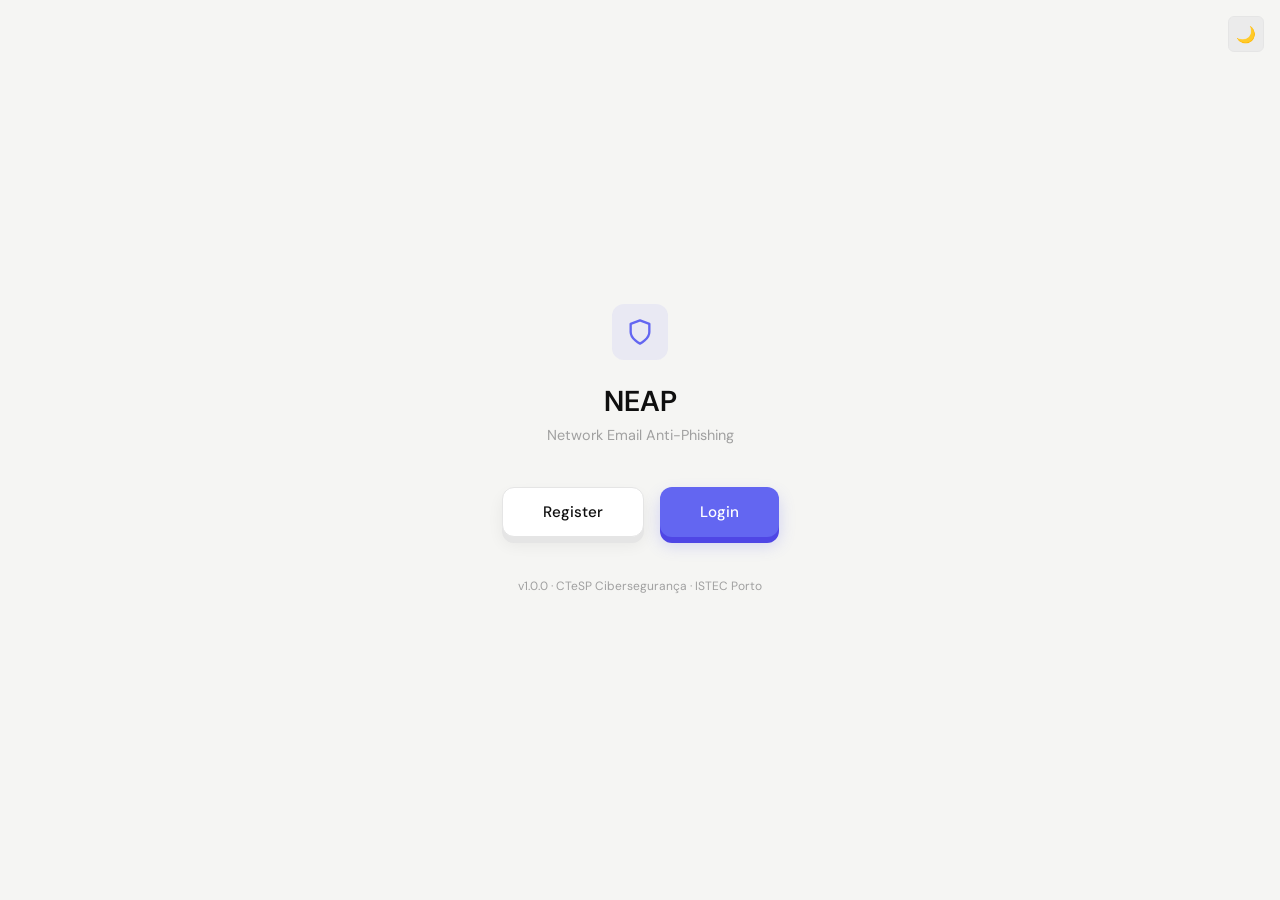
<file: web/index.html>
<!DOCTYPE html>
<html lang="en" data-theme="light">
<head>
    <meta charset="UTF-8">
    <meta name="viewport" content="width=device-width, initial-scale=1.0">
    <title>NEAP — Network Email Anti-Phishing</title>
     <script>
        (function() {
            var theme = localStorage.getItem('neap-theme') || 'light';
            document.documentElement.setAttribute('data-theme', theme);
        })();
    </script>
    <link rel="stylesheet" href="css/style.css">
    <style>
        body {
            display: flex;
            flex-direction: column;
            align-items: center;
            justify-content: center;
            min-height: 100vh;
            animation: fadeIn 0.4s ease;
        }

        .logo {
            display: flex;
            align-items: center;
            justify-content: center;
            width: 56px;
            height: 56px;
            background: var(--accent-soft);
            border-radius: var(--radius-md);
            margin-bottom: 1.5rem;
        }

        .logo svg {
            width: 28px;
            height: 28px;
            stroke: var(--accent);
        }

        h1 {
            font-size: 1.8rem;
            margin-bottom: 6px;
            text-align: center;
        }

        .subtitle {
            font-size: 0.9rem;
            color: var(--text-muted);
            margin-bottom: 2.5rem;
            text-align: center;
        }

        .btn-group {
            display: flex;
            gap: 16px;
        }

        .btn-3d {
            position: relative;
            padding: 14px 40px;
            font-size: 0.95rem;
            font-weight: 500;
            font-family: 'DM Sans', sans-serif;
            cursor: pointer;
            border: none;
            border-radius: var(--radius-md);
            transition: transform 0.12s ease, box-shadow 0.12s ease;
            outline: none;
            text-decoration: none;
            display: inline-flex;
            align-items: center;
            justify-content: center;
        }

        .btn-3d-primary {
            background: var(--accent);
            color: #ffffff;
            box-shadow: 0 6px 0 var(--accent-hover), 0 8px 16px rgba(99,102,241,0.25);
        }

        .btn-3d-primary:hover {
            transform: translateY(-2px);
            box-shadow: 0 8px 0 var(--accent-hover), 0 12px 20px rgba(99,102,241,0.3);
        }

        .btn-3d-primary:active {
            transform: translateY(4px);
            box-shadow: 0 2px 0 var(--accent-hover), 0 4px 8px rgba(99,102,241,0.2);
        }

        .btn-3d-secondary {
            background: var(--bg-secondary);
            color: var(--text-primary);
            border: 1px solid var(--border);
            box-shadow: 0 6px 0 var(--border), 0 8px 16px rgba(0,0,0,0.06);
        }

        .btn-3d-secondary:hover {
            transform: translateY(-2px);
            box-shadow: 0 8px 0 var(--border), 0 12px 20px rgba(0,0,0,0.08);
        }

        .btn-3d-secondary:active {
            transform: translateY(4px);
            box-shadow: 0 2px 0 var(--border), 0 4px 8px rgba(0,0,0,0.04);
        }

        .version {
            margin-top: 2.5rem;
            font-size: 0.75rem;
            color: var(--text-muted);
        }

        .theme-toggle-index {
            position: fixed;
            top: 16px;
            right: 16px;
        }
    </style>
</head>
<body>

    <!-- Theme Toggle -->
    <button class="theme-toggle theme-toggle-index" onclick="toggleTheme()" title="Toggle theme">
        <span id="theme-icon">🌙</span>
    </button>

    <!-- Logo -->
    <div class="logo">
        <svg viewBox="0 0 24 24" fill="none" stroke-width="2" stroke-linecap="round" stroke-linejoin="round">
            <path d="M12 22s8-4 8-10V5l-8-3-8 3v7c0 6 8 10 8 10z"/>
        </svg>
    </div>

    <h1>NEAP</h1>
    <p class="subtitle">Network Email Anti-Phishing</p>

    <!-- Buttons -->
    <div class="btn-group">
        <a href="pages/register.html" class="btn-3d btn-3d-secondary">Register</a>
        <a href="pages/login.html" class="btn-3d btn-3d-primary">Login</a>
    </div>

    <p class="version">v1.0.0 · CTeSP Cibersegurança · ISTEC Porto</p>

    <script src="js/app.js"></script>
<script>
    const API_URL = "http://localhost:8000";

async function checkAutoLogin() {
    console.log('checkAutoLogin started');
    
    // Wait for API
    for (let i = 0; i < 10; i++) {
        try {
            await fetch("http://localhost:8000/");
            console.log('API is ready');
            break;
        } catch {
            console.log(`Waiting for API... attempt ${i+1}`);
            await new Promise(r => setTimeout(r, 500));
        }
    }

    console.log('Trying loadSavedSession...');
    const loaded = await loadSavedSession();
    console.log('loadSavedSession result:', loaded);
    
    if (!loaded) return;

    const token = localStorage.getItem('neap-token');
    console.log('token:', token ? 'exists' : 'missing');
    if (!token) return;

    try {
        const response = await fetch("http://localhost:8000/auth/check", {
            headers: { "Authorization": `Bearer ${token}` }
        });

        console.log('auth/check status:', response.status);

        if (response.ok) {
            window.location.href = 'pages/dashboard.html';
        }
    } catch (err) {
        console.log('Auto login failed:', err);
    }
}

checkAutoLogin();
</script>
</body>
</html>
</file>
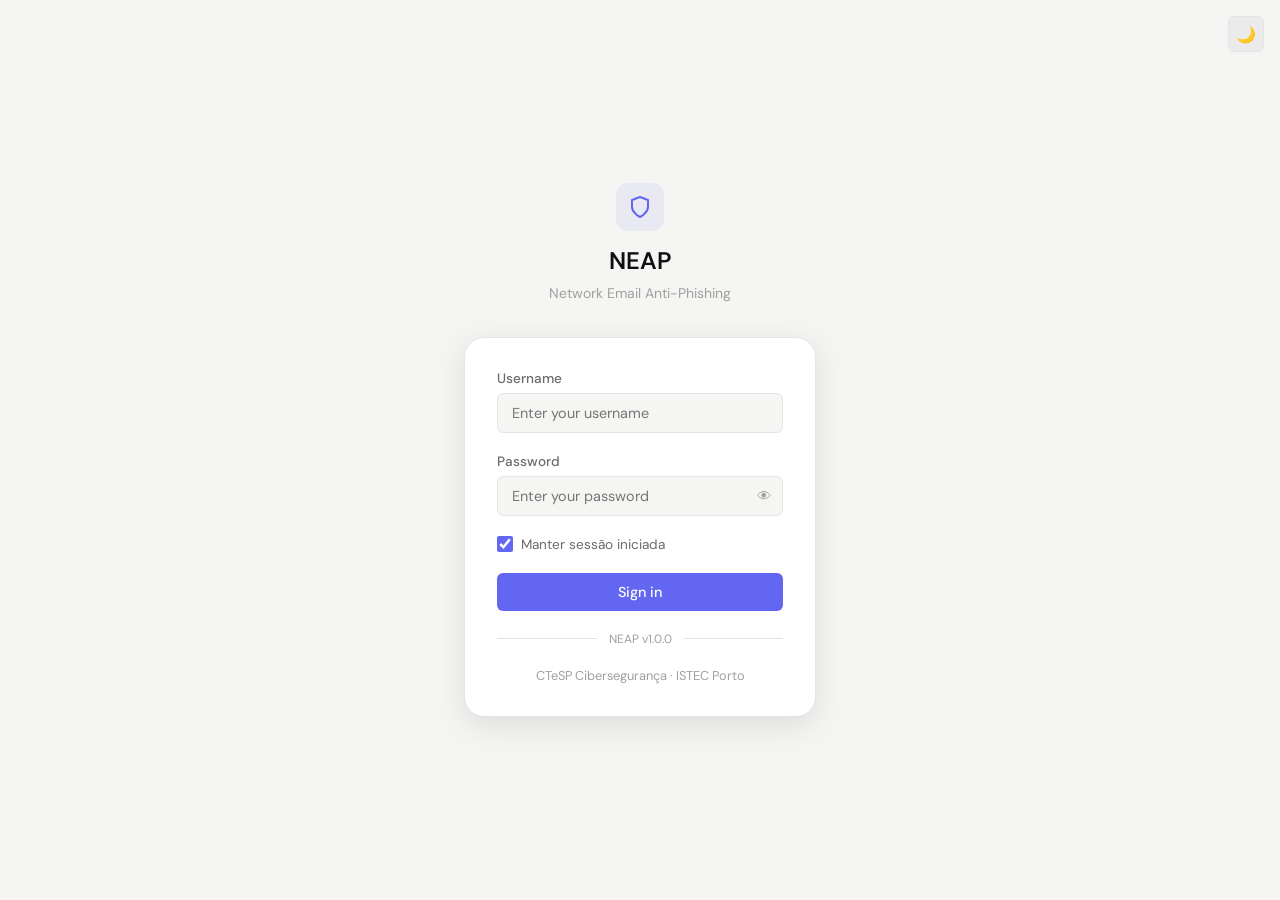
<file: web/pages/account.html>
<!DOCTYPE html>
<html lang="pt" data-theme="light">
<head>
    <meta charset="UTF-8">
    <meta name="viewport" content="width=device-width, initial-scale=1.0">
    <title>NEAP — Conta</title>
    <script>
        (function() {
            var theme = localStorage.getItem('neap-theme') || 'light';
            document.documentElement.setAttribute('data-theme', theme);
        })();
    </script>
    <link rel="stylesheet" href="../css/style.css">
    <link rel="stylesheet" href="../css/dashboard.css">
    <link rel="stylesheet" href="../css/account.css">
</head>
<body>

<!-- ─── Sidebar ─── -->
<aside class="sidebar" id="sidebar">
    <div class="sidebar-header">
        <div class="sidebar-logo">
            <svg viewBox="0 0 24 24" fill="none" stroke-width="2" stroke-linecap="round" stroke-linejoin="round">
                <path d="M12 22s8-4 8-10V5l-8-3-8 3v7c0 6 8 10 8 10z"/>
            </svg>
        </div>
        <span class="sidebar-title">NEAP</span>
        <button class="sidebar-collapse" onclick="toggleSidebar()">
            <svg viewBox="0 0 24 24" fill="none" stroke-width="2" stroke-linecap="round" stroke-linejoin="round" width="18" height="18">
                <path d="M15 18l-6-6 6-6"/>
            </svg>
        </button>
    </div>
    <nav class="sidebar-nav">
        <a href="dashboard.html" class="nav-item">
            <svg class="nav-icon" viewBox="0 0 24 24" fill="none" stroke-width="2"><rect x="3" y="3" width="7" height="7"/><rect x="14" y="3" width="7" height="7"/><rect x="3" y="14" width="7" height="7"/><rect x="14" y="14" width="7" height="7"/></svg>
            <span class="nav-label">Dashboard</span>
        </a>
        <a href="emails.html" class="nav-item">
            <svg class="nav-icon" viewBox="0 0 24 24" fill="none" stroke-width="2"><path d="M4 4h16c1.1 0 2 .9 2 2v12c0 1.1-.9 2-2 2H4c-1.1 0-2-.9-2-2V6c0-1.1.9-2 2-2z"/><polyline points="22,6 12,13 2,6"/></svg>
            <span class="nav-label">Emails</span>
        </a>
        <a href="analises.html" class="nav-item">
            <svg class="nav-icon" viewBox="0 0 24 24" fill="none" stroke-width="2"><line x1="18" y1="20" x2="18" y2="10"/><line x1="12" y1="20" x2="12" y2="4"/><line x1="6" y1="20" x2="6" y2="14"/></svg>
            <span class="nav-label">Análises</span>
        </a>
        <a href="logs.html" class="nav-item">
            <svg class="nav-icon" viewBox="0 0 24 24" fill="none" stroke-width="2"><path d="M14 2H6a2 2 0 00-2 2v16a2 2 0 002 2h12a2 2 0 002-2V8z"/><polyline points="14,2 14,8 20,8"/><line x1="16" y1="13" x2="8" y2="13"/><line x1="16" y1="17" x2="8" y2="17"/></svg>
            <span class="nav-label">Logs</span>
        </a>
        <a href="alerts.html" class="nav-item">
            <svg class="nav-icon" viewBox="0 0 24 24" fill="none" stroke-width="2"><path d="M18 8A6 6 0 006 8c0 7-3 9-3 9h18s-3-2-3-9"/><path d="M13.73 21a2 2 0 01-3.46 0"/></svg>
            <span class="nav-label">Alertas</span>
        </a>
        <!-- <a href="map.html" class="nav-item">
    <svg class="nav-icon" viewBox="0 0 24 24" fill="none" stroke-width="2">
        <circle cx="12" cy="12" r="10"/>
        <line x1="2" y1="12" x2="22" y2="12"/>
        <path d="M12 2a15.3 15.3 0 014 10 15.3 15.3 0 01-4 10 15.3 15.3 0 01-4-10 15.3 15.3 0 014-10z"/>
    </svg>
    <span class="nav-label">Mapa</span>
</a> -->
        <div class="nav-divider"></div>
        <a href="account.html" class="nav-item active">
            <svg class="nav-icon" viewBox="0 0 24 24" fill="none" stroke-width="2">
                <path d="M20 21v-2a4 4 0 00-4-4H8a4 4 0 00-4 4v2"/>
                <circle cx="12" cy="7" r="4"/>
            </svg>
            <span class="nav-label">Conta</span>
        </a>
    </nav>
    <div class="sidebar-footer">
        <div class="sidebar-user">
            <div class="user-avatar" id="user-avatar">A</div>
            <span class="user-name" id="user-name">Admin</span>
        </div>
        <button class="logout-btn" onclick="handleLogout()" title="Terminar sessão">
            <svg viewBox="0 0 24 24" fill="none" stroke-width="2" width="18" height="18"><path d="M9 21H5a2 2 0 01-2-2V5a2 2 0 012-2h4"/><polyline points="16,17 21,12 16,7"/><line x1="21" y1="12" x2="9" y2="12"/></svg>
        </button>
    </div>
</aside>

<!-- ─── Main ─── -->
<main class="main-content" id="main-content">

    <header class="topbar">
        <div class="topbar-left">
            <button class="menu-toggle" onclick="toggleSidebar()">
                <svg viewBox="0 0 24 24" fill="none" stroke-width="2" width="20" height="20"><line x1="3" y1="6" x2="21" y2="6"/><line x1="3" y1="12" x2="21" y2="12"/><line x1="3" y1="18" x2="21" y2="18"/></svg>
            </button>
            <div>
                <h2 class="page-title">Conta</h2>
                <p class="page-subtitle">Gerir perfil e configurações</p>
            </div>
        </div>
    </header>

    <div class="content-wrapper">
        <div class="account-grid">

            <!-- ─── Profile Card ─── -->
            <div class="card account-card">
                <div class="account-card-header">
                    <div class="account-avatar" id="account-avatar">A</div>
                    <div>
                        <h3 id="account-username">—</h3>
                        <p class="text-muted text-sm" id="account-email">—</p>
                    </div>
                </div>
                <div class="account-stats">
                    <div class="account-stat">
                        <span class="account-stat-value" id="stat-emails">0</span>
                        <span class="account-stat-label">Emails</span>
                    </div>
                    <div class="account-stat">
                        <span class="account-stat-value" id="stat-phishing">0</span>
                        <span class="account-stat-label">Phishing</span>
                    </div>
                    <div class="account-stat">
                        <span class="account-stat-value" id="stat-blocked">0</span>
                        <span class="account-stat-label">Bloqueados</span>
                    </div>
                </div>
            </div>

            <!-- ─── Change Password ─── -->
            <div class="card">
                <div class="card-header">
                    <h3>Alterar Password</h3>
                </div>
                <div class="form-col">
                    <div class="input-group">
                        <label>Password Atual</label>
                        <input class="input" type="password" id="current-password" placeholder="Password atual"/>
                    </div>
                    <div class="input-group">
                        <label>Nova Password</label>
                        <input class="input" type="password" id="new-password" placeholder="Nova password"/>
                    </div>
                    <div class="input-group">
                        <label>Confirmar Nova Password</label>
                        <input class="input" type="password" id="confirm-password" placeholder="Confirmar password"/>
                    </div>
                    <div id="password-msg" class="account-msg"></div>
                    <button class="btn btn-primary" onclick="changePassword()">Alterar Password</button>
                </div>
            </div>

            <!-- ─── IMAP Settings ─── -->
            <div class="card">
                <div class="card-header">
                    <h3>Configurações IMAP</h3>
                    <div class="toggle-switch">
                        <input type="checkbox" id="auto-check-toggle" onchange="toggleAutoCheck()"/>
                        <label for="auto-check-toggle"></label>
                        <span class="text-sm text-muted">Auto Check</span>
                    </div>
                </div>
                <div class="form-col">
                    <div class="input-group">
                        <label>Email IMAP</label>
                        <input class="input" type="email" id="imap-email-setting" placeholder="email@gmail.com"/>
                    </div>
                    <div class="input-group">
                        <label>App Password</label>
                        <input class="input" type="password" id="imap-password-setting" placeholder="App password"/>
                    </div>
                    <div class="input-group">
                        <label>Intervalo de verificação</label>
                        <select class="input" id="imap-interval">
                            <option value="1">1 minuto</option>
                            <option value="5">5 minutos</option>
                            <option value="15">15 minutos</option>
                            <option value="30" selected>30 minutos</option>
                            <option value="60">1 hora</option>
                            <option value="120">2 horas</option>
                        </select>
                    </div>
                    <div id="imap-msg" class="account-msg"></div>
                    <button class="btn btn-primary" onclick="saveImapSettings()">Guardar Configurações</button>
                </div>
            </div>

            <!-- ─── Blocked Senders ─── -->
            <div class="card">
                <div class="card-header">
                    <h3>Remetentes Bloqueados</h3>
                    <span class="badge badge-critical" id="blocked-count">0</span>
                </div>
                <div id="blocked-list">
                    <div class="empty-blocked">
                        <p class="text-muted text-sm">Nenhum remetente bloqueado</p>
                    </div>
                </div>
            </div>

            <!-- ─── Preferências ─── -->
            <div class="card">
                <div class="card-header">
                    <h3>Preferências</h3>
                </div>
                <div class="form-col">

                    <!-- Dark Mode -->
                    <div class="pref-row">
                        <div>
                            <div class="fw-500">Tema Escuro</div>
                            <div class="text-sm text-muted">Alternar entre tema claro e escuro</div>
                        </div>
                        <div class="toggle-switch">
                            <input type="checkbox" id="theme-toggle-check" onchange="handleThemeToggle()"/>
                            <label for="theme-toggle-check"></label>
                        </div>
                    </div>

                    <div class="nav-divider"></div>

                    <!-- Export PDF -->
                    <div class="pref-row">
                        <div>
                            <div class="fw-500">Exportar Relatório</div>
                            <div class="text-sm text-muted">Gerar relatório completo em PDF</div>
                        </div>
                        <button class="btn btn-primary" onclick="exportPDF()">
                            📄 Gerar PDF
                        </button>
                    </div>

                    <!-- Export CSV -->
                    <div class="pref-row">
                        <div>
                            <div class="fw-500">Exportar Logs</div>
                            <div class="text-sm text-muted">Exportar todos os logs em CSV</div>
                        </div>
                        <button class="btn btn-secondary" onclick="exportCSV()">
                            📊 Exportar CSV
                        </button>
                    </div>

                </div>
            </div>
            <!-- ─── Webhooks ─── -->
<div class="card">
    <div class="card-header">
        <h3>Webhooks</h3>
        <span class="text-sm text-muted">Alertas no telemóvel</span>
    </div>
    <div class="form-col">

        <div class="input-group">
            <label>Discord Webhook URL</label>
            <input class="input" type="text" id="discord-url" placeholder="https://discord.com/api/webhooks/..."/>
        </div>

        <div class="input-group">
            <label>Slack Webhook URL</label>
            <input class="input" type="text" id="slack-url" placeholder="https://hooks.slack.com/services/..."/>
        </div>

        <div class="input-group">
            <label>Telegram Bot Token</label>
            <input class="input" type="text" id="telegram-token" placeholder="1234567890:AAF..."/>
        </div>

        <div class="input-group">
            <label>Telegram Chat ID</label>
            <input class="input" type="text" id="telegram-chat-id" placeholder="-1001234567890"/>
        </div>

        <div id="webhook-msg" class="account-msg"></div>

        <div class="pref-row">
            <button class="btn btn-secondary" onclick="testWebhook()">🔔 Testar</button>
            <button class="btn btn-primary" onclick="saveWebhooks()">Guardar Webhooks</button>
        </div>

    </div>
</div>
        </div>
    </div>
</main>

<script src="../js/app.js"></script>
<script src="../js/account.js"></script>
</body>
</html>
</file>
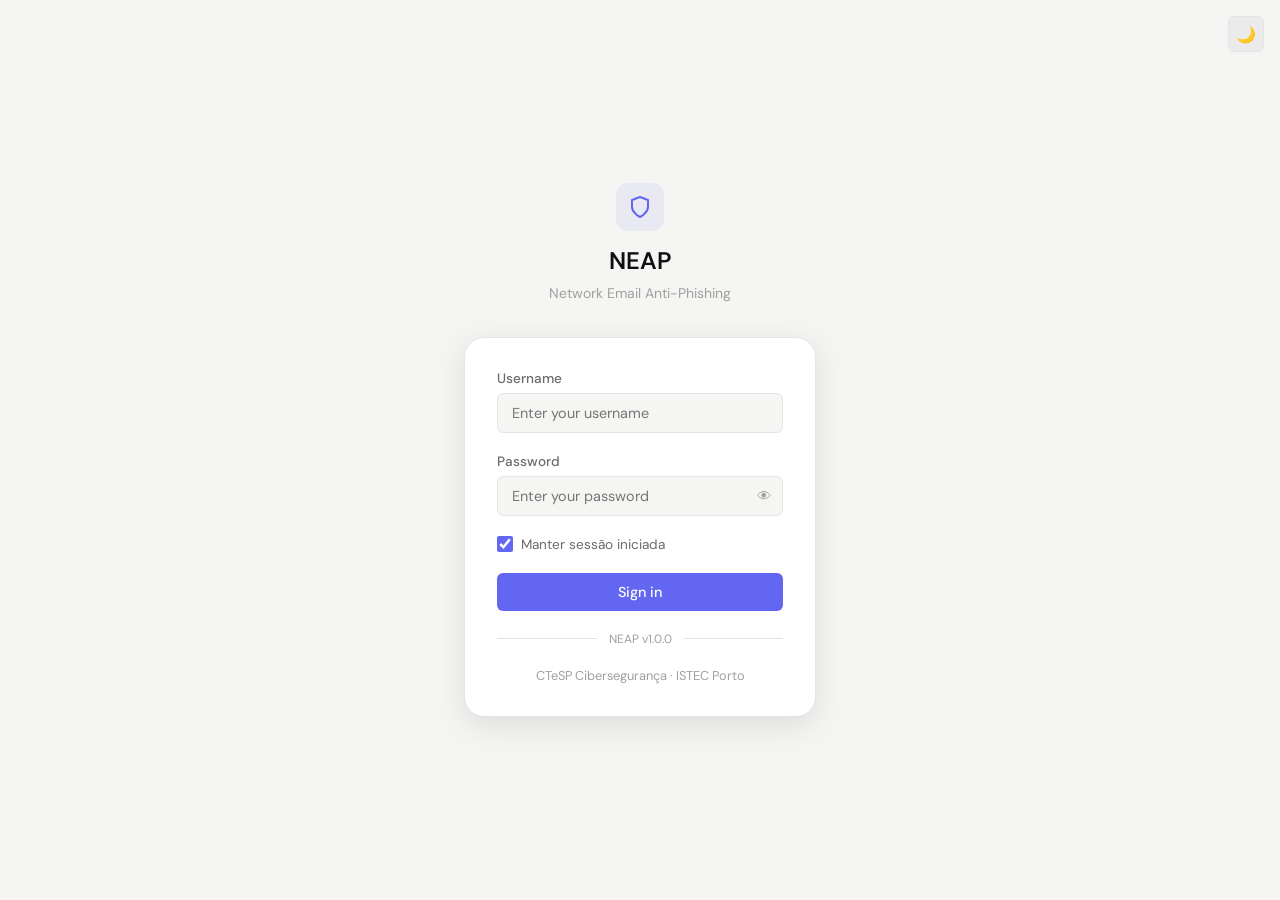
<file: web/pages/alerts.html>
<!DOCTYPE html>
<html lang="en" data-theme="light">
<head>
    <meta charset="UTF-8">
    <meta name="viewport" content="width=device-width, initial-scale=1.0">
    <title>NEAP — Alertas</title>
     <script>
        (function() {
            var theme = localStorage.getItem('neap-theme') || 'light';
            document.documentElement.setAttribute('data-theme', theme);
        })();
    </script>
    <link rel="stylesheet" href="../css/style.css">
    <link rel="stylesheet" href="../css/dashboard.css">
    <link rel="stylesheet" href="../css/alerts.css">
</head>
<body>

<!-- ─── Sidebar ─── -->
<aside class="sidebar" id="sidebar">
    <div class="sidebar-header">
        <div class="sidebar-logo">
            <svg viewBox="0 0 24 24" fill="none" stroke-width="2" stroke-linecap="round" stroke-linejoin="round">
                <path d="M12 22s8-4 8-10V5l-8-3-8 3v7c0 6 8 10 8 10z"/>
            </svg>
        </div>
        <span class="sidebar-title">NEAP</span>
        <button class="sidebar-collapse" onclick="toggleSidebar()">
            <svg viewBox="0 0 24 24" fill="none" stroke-width="2" stroke-linecap="round" stroke-linejoin="round" width="18" height="18">
                <path d="M15 18l-6-6 6-6"/>
            </svg>
        </button>
    </div>
   <nav class="sidebar-nav">
    <a href="dashboard.html" class="nav-item">
        <svg class="nav-icon" viewBox="0 0 24 24" fill="none" stroke-width="2"><rect x="3" y="3" width="7" height="7"/><rect x="14" y="3" width="7" height="7"/><rect x="3" y="14" width="7" height="7"/><rect x="14" y="14" width="7" height="7"/></svg>
        <span class="nav-label">Dashboard</span>
    </a>
    <a href="emails.html" class="nav-item">
        <svg class="nav-icon" viewBox="0 0 24 24" fill="none" stroke-width="2"><path d="M4 4h16c1.1 0 2 .9 2 2v12c0 1.1-.9 2-2 2H4c-1.1 0-2-.9-2-2V6c0-1.1.9-2 2-2z"/><polyline points="22,6 12,13 2,6"/></svg>
        <span class="nav-label">Emails</span>
    </a>
    <a href="analises.html" class="nav-item">
        <svg class="nav-icon" viewBox="0 0 24 24" fill="none" stroke-width="2"><line x1="18" y1="20" x2="18" y2="10"/><line x1="12" y1="20" x2="12" y2="4"/><line x1="6" y1="20" x2="6" y2="14"/></svg>
        <span class="nav-label">Análises</span>
    </a>
    <a href="logs.html" class="nav-item">
        <svg class="nav-icon" viewBox="0 0 24 24" fill="none" stroke-width="2"><path d="M14 2H6a2 2 0 00-2 2v16a2 2 0 002 2h12a2 2 0 002-2V8z"/><polyline points="14,2 14,8 20,8"/><line x1="16" y1="13" x2="8" y2="13"/><line x1="16" y1="17" x2="8" y2="17"/></svg>
        <span class="nav-label">Logs</span>
    </a>
    <a href="alerts.html" class="nav-item">
        <svg class="nav-icon" viewBox="0 0 24 24" fill="none" stroke-width="2"><path d="M18 8A6 6 0 006 8c0 7-3 9-3 9h18s-3-2-3-9"/><path d="M13.73 21a2 2 0 01-3.46 0"/></svg>
        <span class="nav-label">Alertas</span>
    </a>
    <!-- <a href="map.html" class="nav-item">
    <svg class="nav-icon" viewBox="0 0 24 24" fill="none" stroke-width="2">
        <circle cx="12" cy="12" r="10"/>
        <line x1="2" y1="12" x2="22" y2="12"/>
        <path d="M12 2a15.3 15.3 0 014 10 15.3 15.3 0 01-4 10 15.3 15.3 0 01-4-10 15.3 15.3 0 014-10z"/>
    </svg>
    <span class="nav-label">Mapa</span>
</a> -->
    <div class="nav-divider"></div>
    <a href="account.html" class="nav-item">
        <svg class="nav-icon" viewBox="0 0 24 24" fill="none" stroke-width="2">
            <path d="M20 21v-2a4 4 0 00-4-4H8a4 4 0 00-4 4v2"/>
            <circle cx="12" cy="7" r="4"/>
        </svg>
        <span class="nav-label">Conta</span>
    </a>
</nav>
    <div class="sidebar-footer">
    <div class="sidebar-user">
        <div class="user-avatar" id="user-avatar">A</div>
        <span class="user-name" id="user-name">Admin</span>
    </div>
    <button class="logout-btn" onclick="handleLogout()" title="Terminar sessão">
        <svg viewBox="0 0 24 24" fill="none" stroke-width="2" width="18" height="18"><path d="M9 21H5a2 2 0 01-2-2V5a2 2 0 012-2h4"/><polyline points="16,17 21,12 16,7"/><line x1="21" y1="12" x2="9" y2="12"/></svg>
    </button>
</div>
</aside>

<!-- ─── Main ─── -->
<main class="main-content" id="main-content">

    <header class="topbar">
        <div class="topbar-left">
            <button class="menu-toggle" onclick="toggleSidebar()">
                <svg viewBox="0 0 24 24" fill="none" stroke-width="2" width="20" height="20"><line x1="3" y1="6" x2="21" y2="6"/><line x1="3" y1="12" x2="21" y2="12"/><line x1="3" y1="18" x2="21" y2="18"/></svg>
            </button>
            <div>
                <h2 class="page-title">Alertas</h2>
                <p class="page-subtitle">Active and resolved alerts</p>
            </div>
        </div>
        <div class="topbar-right">
            <button class="btn btn-secondary" onclick="resolveAll()">Resolve All</button>
            <button class="btn btn-primary" onclick="loadAlerts()">Refresh</button>
        </div>
    </header>

    <div class="content-wrapper">

        <!-- Stats -->
        <div class="alerts-stats">
            <div class="alert-stat-card active-card">
                <div class="alert-stat-icon">
                    <svg viewBox="0 0 24 24" fill="none" stroke-width="2" width="20" height="20"><path d="M18 8A6 6 0 006 8c0 7-3 9-3 9h18s-3-2-3-9"/><path d="M13.73 21a2 2 0 01-3.46 0"/></svg>
                </div>
                <div>
                    <span class="alert-stat-value" id="count-active">0</span>
                    <span class="alert-stat-label">Active</span>
                </div>
            </div>
            <div class="alert-stat-card resolved-card">
                <div class="alert-stat-icon resolved-icon">
                    <svg viewBox="0 0 24 24" fill="none" stroke-width="2" width="20" height="20"><polyline points="20,6 9,17 4,12"/></svg>
                </div>
                <div>
                    <span class="alert-stat-value" id="count-resolved">0</span>
                    <span class="alert-stat-label">Resolved</span>
                </div>
            </div>
            <div class="alert-stat-card critical-card">
                <div class="alert-stat-icon critical-icon">
                    <svg viewBox="0 0 24 24" fill="none" stroke-width="2" width="20" height="20"><path d="M10.29 3.86L1.82 18a2 2 0 001.71 3h16.94a2 2 0 001.71-3L13.71 3.86a2 2 0 00-3.42 0z"/></svg>
                </div>
                <div>
                    <span class="alert-stat-value" id="count-critical">0</span>
                    <span class="alert-stat-label">Critical</span>
                </div>
            </div>
        </div>

        <!-- Alert Cards -->
        <div id="alerts-container">
            <div class="empty-state">
                <svg viewBox="0 0 24 24" fill="none" stroke-width="1.5" width="48" height="48" stroke="var(--text-muted)"><path d="M18 8A6 6 0 006 8c0 7-3 9-3 9h18s-3-2-3-9"/><path d="M13.73 21a2 2 0 01-3.46 0"/></svg>
                <p>No alerts found</p>
            </div>
        </div>

        <!-- Table -->
        <div class="card">
            <div class="card-header">
                <h3>All Alerts</h3>
                <div class="filter-group">
                    <button class="filter-btn active" onclick="filterAlerts(this,'ALL')">All</button>
                    <button class="filter-btn" onclick="filterAlerts(this,'ACTIVE')">Active</button>
                    <button class="filter-btn" onclick="filterAlerts(this,'RESOLVED')">Resolved</button>
                </div>
            </div>
            <div class="table-wrapper">
                <table>
                    <thead>
                        <tr>
                            <th>#</th>
                            <th>Type</th>
                            <th>Status</th>
                            <th>Date</th>
                            <th>Action</th>
                        </tr>
                    </thead>
                    <tbody id="alerts-body">
                        <tr>
                            <td colspan="5" style="text-align:center;color:var(--text-muted);padding:32px;">No alerts yet</td>
                        </tr>
                    </tbody>
                </table>
            </div>
        </div>

    </div>
</main>

<script src="../js/app.js"></script>
<script src="../js/alerts.js"></script>
</body>
</html>
</file>
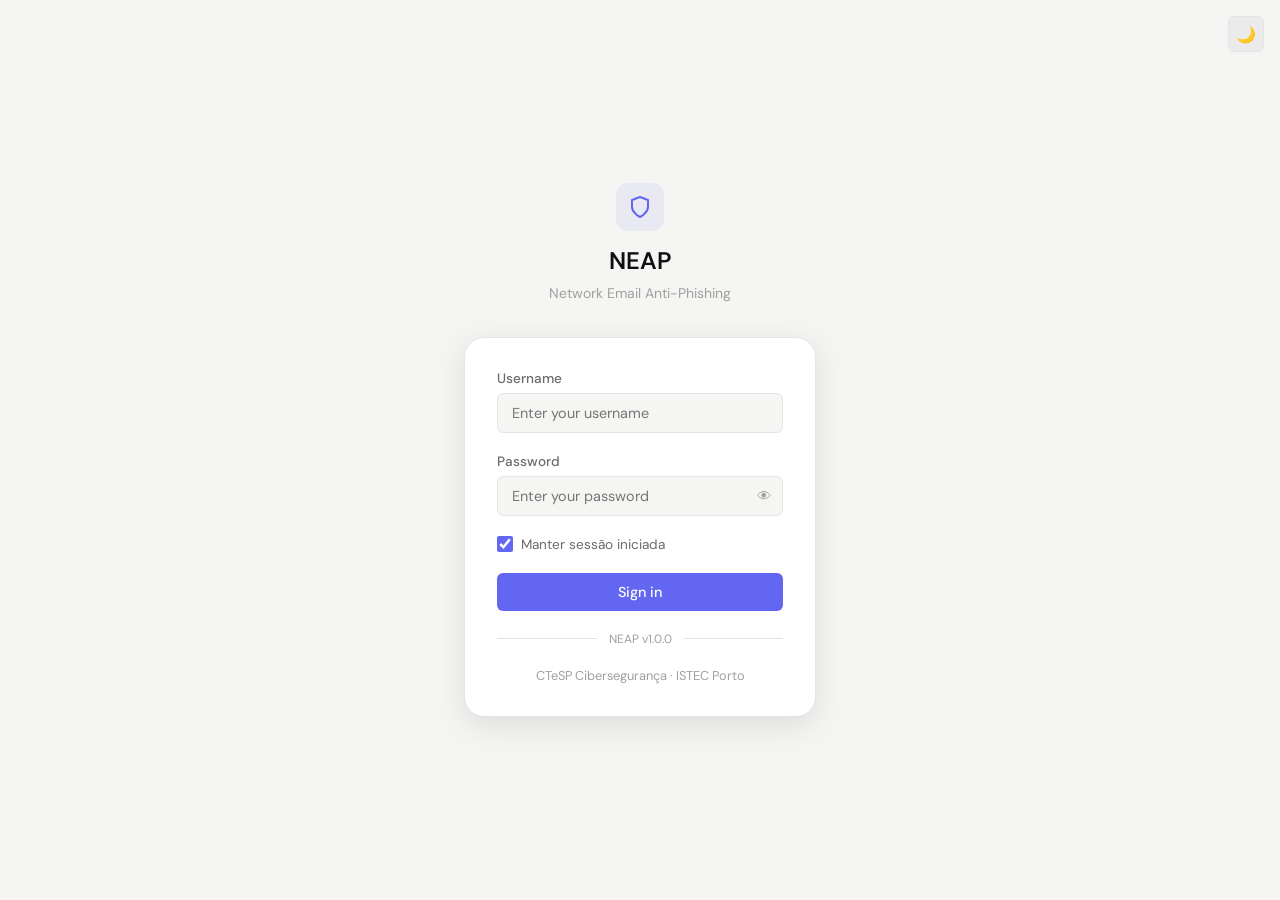
<file: web/pages/analises.html>
<!DOCTYPE html>
<html lang="en" data-theme="light">
<head>
    <meta charset="UTF-8">
    <meta name="viewport" content="width=device-width, initial-scale=1.0">
    <title>NEAP — Análises</title>
     <script>
        (function() {
            var theme = localStorage.getItem('neap-theme') || 'light';
            document.documentElement.setAttribute('data-theme', theme);
        })();
    </script>
    <link rel="stylesheet" href="../css/style.css">
    <link rel="stylesheet" href="../css/dashboard.css">
    <link rel="stylesheet" href="../css/analises.css">
</head>
<body>

<!-- ─── Sidebar ─── -->
<aside class="sidebar" id="sidebar">
    <div class="sidebar-header">
        <div class="sidebar-logo">
            <svg viewBox="0 0 24 24" fill="none" stroke-width="2" stroke-linecap="round" stroke-linejoin="round">
                <path d="M12 22s8-4 8-10V5l-8-3-8 3v7c0 6 8 10 8 10z"/>
            </svg>
        </div>
        <span class="sidebar-title">NEAP</span>
        <button class="sidebar-collapse" onclick="toggleSidebar()">
            <svg viewBox="0 0 24 24" fill="none" stroke-width="2" stroke-linecap="round" stroke-linejoin="round" width="18" height="18">
                <path d="M15 18l-6-6 6-6"/>
            </svg>
        </button>
    </div>
    <nav class="sidebar-nav">
    <a href="dashboard.html" class="nav-item">
        <svg class="nav-icon" viewBox="0 0 24 24" fill="none" stroke-width="2"><rect x="3" y="3" width="7" height="7"/><rect x="14" y="3" width="7" height="7"/><rect x="3" y="14" width="7" height="7"/><rect x="14" y="14" width="7" height="7"/></svg>
        <span class="nav-label">Dashboard</span>
    </a>
    <a href="emails.html" class="nav-item">
        <svg class="nav-icon" viewBox="0 0 24 24" fill="none" stroke-width="2"><path d="M4 4h16c1.1 0 2 .9 2 2v12c0 1.1-.9 2-2 2H4c-1.1 0-2-.9-2-2V6c0-1.1.9-2 2-2z"/><polyline points="22,6 12,13 2,6"/></svg>
        <span class="nav-label">Emails</span>
    </a>
    <a href="analises.html" class="nav-item">
        <svg class="nav-icon" viewBox="0 0 24 24" fill="none" stroke-width="2"><line x1="18" y1="20" x2="18" y2="10"/><line x1="12" y1="20" x2="12" y2="4"/><line x1="6" y1="20" x2="6" y2="14"/></svg>
        <span class="nav-label">Análises</span>
    </a>
    <a href="logs.html" class="nav-item">
        <svg class="nav-icon" viewBox="0 0 24 24" fill="none" stroke-width="2"><path d="M14 2H6a2 2 0 00-2 2v16a2 2 0 002 2h12a2 2 0 002-2V8z"/><polyline points="14,2 14,8 20,8"/><line x1="16" y1="13" x2="8" y2="13"/><line x1="16" y1="17" x2="8" y2="17"/></svg>
        <span class="nav-label">Logs</span>
    </a>
    <a href="alerts.html" class="nav-item">
        <svg class="nav-icon" viewBox="0 0 24 24" fill="none" stroke-width="2"><path d="M18 8A6 6 0 006 8c0 7-3 9-3 9h18s-3-2-3-9"/><path d="M13.73 21a2 2 0 01-3.46 0"/></svg>
        <span class="nav-label">Alertas</span>
    </a>
    <!-- <a href="map.html" class="nav-item">
    <svg class="nav-icon" viewBox="0 0 24 24" fill="none" stroke-width="2">
        <circle cx="12" cy="12" r="10"/>
        <line x1="2" y1="12" x2="22" y2="12"/>
        <path d="M12 2a15.3 15.3 0 014 10 15.3 15.3 0 01-4 10 15.3 15.3 0 01-4-10 15.3 15.3 0 014-10z"/>
    </svg>
    <span class="nav-label">Mapa</span>
</a> -->
    <div class="nav-divider"></div>
    <a href="account.html" class="nav-item">
        <svg class="nav-icon" viewBox="0 0 24 24" fill="none" stroke-width="2">
            <path d="M20 21v-2a4 4 0 00-4-4H8a4 4 0 00-4 4v2"/>
            <circle cx="12" cy="7" r="4"/>
        </svg>
        <span class="nav-label">Conta</span>
    </a>
</nav>
       
   <div class="sidebar-footer">
    <div class="sidebar-user">
        <div class="user-avatar" id="user-avatar">A</div>
        <span class="user-name" id="user-name">Admin</span>
    </div>
    <button class="logout-btn" onclick="handleLogout()" title="Terminar sessão">
        <svg viewBox="0 0 24 24" fill="none" stroke-width="2" width="18" height="18"><path d="M9 21H5a2 2 0 01-2-2V5a2 2 0 012-2h4"/><polyline points="16,17 21,12 16,7"/><line x1="21" y1="12" x2="9" y2="12"/></svg>
    </button>
</div>
</aside>

<!-- ─── Main ─── -->
<main class="main-content" id="main-content">

    <header class="topbar">
        <div class="topbar-left">
            <button class="menu-toggle" onclick="toggleSidebar()">
                <svg viewBox="0 0 24 24" fill="none" stroke-width="2" width="20" height="20"><line x1="3" y1="6" x2="21" y2="6"/><line x1="3" y1="12" x2="21" y2="12"/><line x1="3" y1="18" x2="21" y2="18"/></svg>
            </button>
            <div>
                <h2 class="page-title">Análises</h2>
                <p class="page-subtitle">All phishing analysis results</p>
            </div>
        </div>
        <div class="topbar-right">
            <div class="filter-group">
                <button class="filter-btn active" onclick="filterByRisk(this, 'ALL')">All</button>
                <button class="filter-btn" onclick="filterByRisk(this, 'LOW')">Low</button>
                <button class="filter-btn" onclick="filterByRisk(this, 'MEDIUM')">Medium</button>
                <button class="filter-btn" onclick="filterByRisk(this, 'HIGH')">High</button>
                <button class="filter-btn" onclick="filterByRisk(this, 'CRITICAL')">Critical</button>
            </div>
        </div>
    </header>

    <div class="content-wrapper">

        <!-- Stats Row -->
        <div class="analises-stats">
            <div class="stat-pill">
                <span class="stat-dot dot-green"></span>
                <span id="count-low">0</span> Low
            </div>
            <div class="stat-pill">
                <span class="stat-dot dot-yellow"></span>
                <span id="count-medium">0</span> Medium
            </div>
            <div class="stat-pill">
                <span class="stat-dot dot-orange"></span>
                <span id="count-high">0</span> High
            </div>
            <div class="stat-pill">
                <span class="stat-dot dot-red"></span>
                <span id="count-critical">0</span> Critical
            </div>
        </div>

        <!-- Table -->
        <div class="card">
            <div class="card-header">
                <h3>Analysis Results</h3>
                <input class="input search-input" type="text" placeholder="Search..." oninput="searchAnalises(this.value)"/>
            </div>
            <div class="table-wrapper">
                <table>
                    <thead>
                        <tr>
                            <th>#</th>
                            <th>Sender</th>
                            <th>Subject</th>
                            <th>Score</th>
                            <th>Heuristic</th>
                            <th>Auth Penalty</th>
                            <th>Risk</th>
                            <th>Result</th>
                            <th>Date</th>
                        </tr>
                    </thead>
                    <tbody id="analises-body">
                        <tr>
                            <td colspan="9" style="text-align:center;color:var(--text-muted);padding:32px;">No analyses yet</td>
                        </tr>
                    </tbody>
                </table>
            </div>
        </div>

    </div>
</main>

<script src="../js/app.js"></script>
<script src="../js/analises.js"></script>
</body>
</html>
</file>
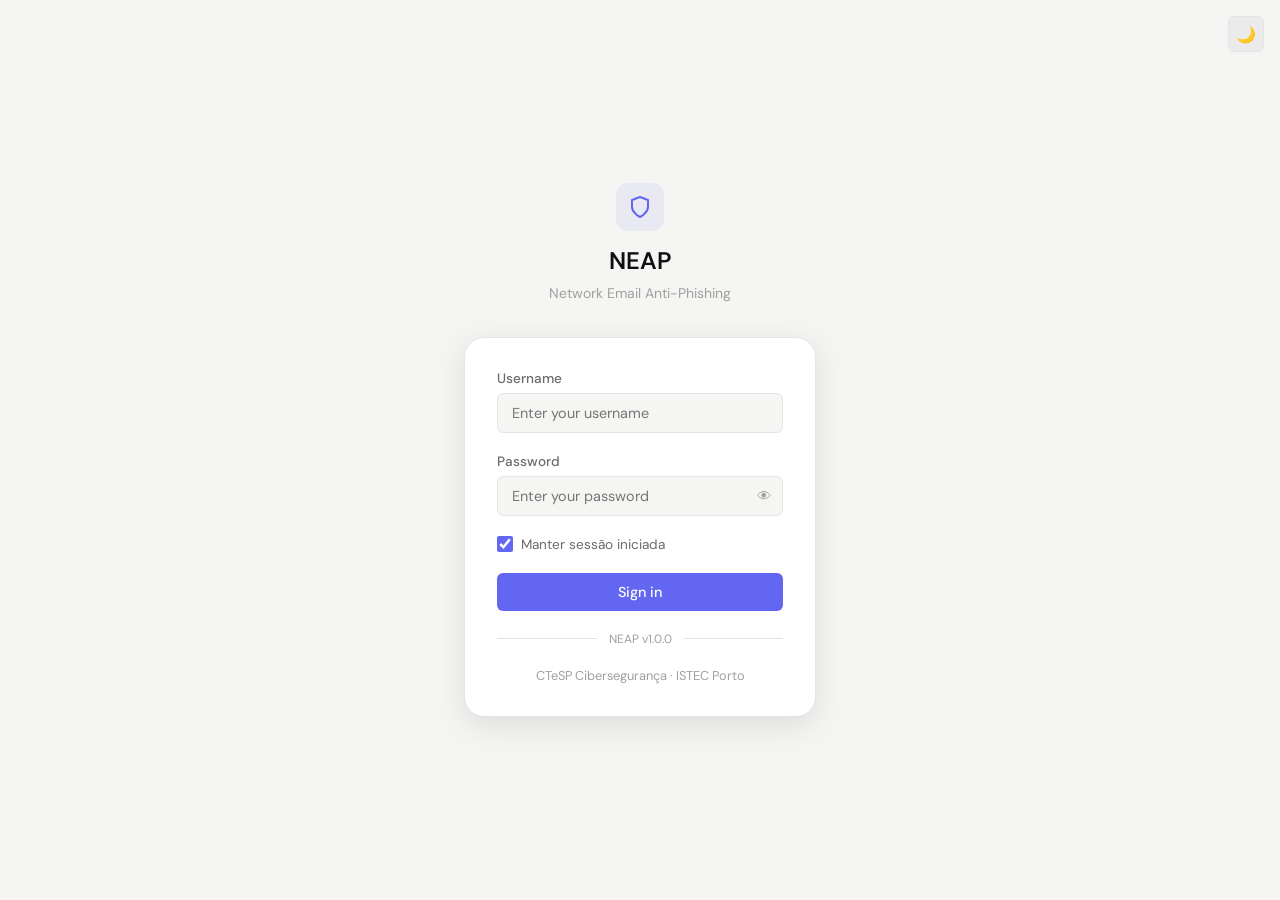
<file: web/pages/emails.html>
<!DOCTYPE html>
<html lang="en" data-theme="light">
<head>
    <meta charset="UTF-8">
    <meta name="viewport" content="width=device-width, initial-scale=1.0">
    <title>NEAP — Emails</title>
     <script>
        (function() {
            var theme = localStorage.getItem('neap-theme') || 'light';
            document.documentElement.setAttribute('data-theme', theme);
        })();
    </script>
    <link rel="stylesheet" href="../css/style.css">
    <link rel="stylesheet" href="../css/dashboard.css">
    <link rel="stylesheet" href="../css/emails.css">
</head>
<body>

<!-- ─── Sidebar ─── -->
<aside class="sidebar" id="sidebar">
    <div class="sidebar-header">
        <div class="sidebar-logo">
            <svg viewBox="0 0 24 24" fill="none" stroke-width="2" stroke-linecap="round" stroke-linejoin="round">
                <path d="M12 22s8-4 8-10V5l-8-3-8 3v7c0 6 8 10 8 10z"/>
            </svg>
        </div>
        <span class="sidebar-title">NEAP</span>
        <button class="sidebar-collapse" onclick="toggleSidebar()">
            <svg viewBox="0 0 24 24" fill="none" stroke-width="2" stroke-linecap="round" stroke-linejoin="round" width="18" height="18">
                <path d="M15 18l-6-6 6-6"/>
            </svg>
        </button>
    </div>
   <nav class="sidebar-nav">
    <a href="dashboard.html" class="nav-item">
        <svg class="nav-icon" viewBox="0 0 24 24" fill="none" stroke-width="2"><rect x="3" y="3" width="7" height="7"/><rect x="14" y="3" width="7" height="7"/><rect x="3" y="14" width="7" height="7"/><rect x="14" y="14" width="7" height="7"/></svg>
        <span class="nav-label">Dashboard</span>
    </a>
    <a href="emails.html" class="nav-item">
        <svg class="nav-icon" viewBox="0 0 24 24" fill="none" stroke-width="2"><path d="M4 4h16c1.1 0 2 .9 2 2v12c0 1.1-.9 2-2 2H4c-1.1 0-2-.9-2-2V6c0-1.1.9-2 2-2z"/><polyline points="22,6 12,13 2,6"/></svg>
        <span class="nav-label">Emails</span>
    </a>
    <a href="analises.html" class="nav-item">
        <svg class="nav-icon" viewBox="0 0 24 24" fill="none" stroke-width="2"><line x1="18" y1="20" x2="18" y2="10"/><line x1="12" y1="20" x2="12" y2="4"/><line x1="6" y1="20" x2="6" y2="14"/></svg>
        <span class="nav-label">Análises</span>
    </a>
    <a href="logs.html" class="nav-item">
        <svg class="nav-icon" viewBox="0 0 24 24" fill="none" stroke-width="2"><path d="M14 2H6a2 2 0 00-2 2v16a2 2 0 002 2h12a2 2 0 002-2V8z"/><polyline points="14,2 14,8 20,8"/><line x1="16" y1="13" x2="8" y2="13"/><line x1="16" y1="17" x2="8" y2="17"/></svg>
        <span class="nav-label">Logs</span>
    </a>
    <a href="alerts.html" class="nav-item">
        <svg class="nav-icon" viewBox="0 0 24 24" fill="none" stroke-width="2"><path d="M18 8A6 6 0 006 8c0 7-3 9-3 9h18s-3-2-3-9"/><path d="M13.73 21a2 2 0 01-3.46 0"/></svg>
        <span class="nav-label">Alertas</span>
    </a>
    <!-- <a href="map.html" class="nav-item">
    <svg class="nav-icon" viewBox="0 0 24 24" fill="none" stroke-width="2">
        <circle cx="12" cy="12" r="10"/>
        <line x1="2" y1="12" x2="22" y2="12"/>
        <path d="M12 2a15.3 15.3 0 014 10 15.3 15.3 0 01-4 10 15.3 15.3 0 01-4-10 15.3 15.3 0 014-10z"/>
    </svg>
    <span class="nav-label">Mapa</span>
</a> -->
    <div class="nav-divider"></div>
    <a href="account.html" class="nav-item">
        <svg class="nav-icon" viewBox="0 0 24 24" fill="none" stroke-width="2">
            <path d="M20 21v-2a4 4 0 00-4-4H8a4 4 0 00-4 4v2"/>
            <circle cx="12" cy="7" r="4"/>
        </svg>
        <span class="nav-label">Conta</span>
    </a>
</nav>
   <div class="sidebar-footer">
    <div class="sidebar-user">
        <div class="user-avatar" id="user-avatar">A</div>
        <span class="user-name" id="user-name">Admin</span>
    </div>
    <button class="logout-btn" onclick="handleLogout()" title="Terminar sessão">
        <svg viewBox="0 0 24 24" fill="none" stroke-width="2" width="18" height="18"><path d="M9 21H5a2 2 0 01-2-2V5a2 2 0 012-2h4"/><polyline points="16,17 21,12 16,7"/><line x1="21" y1="12" x2="9" y2="12"/></svg>
    </button>
</div>
</aside>

<!-- ─── Main Content ─── -->
<main class="main-content" id="main-content">

    <header class="topbar">
        <div class="topbar-left">
            <button class="menu-toggle" onclick="toggleSidebar()">
                <svg viewBox="0 0 24 24" fill="none" stroke-width="2" width="20" height="20"><line x1="3" y1="6" x2="21" y2="6"/><line x1="3" y1="12" x2="21" y2="12"/><line x1="3" y1="18" x2="21" y2="18"/></svg>
            </button>
            <div>
                <h2 class="page-title">Emails</h2>
                <p class="page-subtitle">Analyze and manage emails</p>
            </div>
        </div>
        <div class="topbar-right">
            <button class="btn btn-secondary" onclick="showImapForm()">📥 IMAP Auto</button>
            <button class="btn btn-primary" onclick="showAnalyzeForm()">+ Analyze Email</button>
        </div>
    </header>

    <div class="content-wrapper">

        <!-- ─── Analyze Form ─── -->
        <div class="card analyze-form" id="analyze-form">
            <div class="card-header">
                <h3>Analyze New Email</h3>
                <button class="close-btn" onclick="hideAnalyzeForm()">✕</button>
            </div>

            <div class="form-grid">
                <div class="input-group">
                    <label>Sender</label>
                    <input class="input" type="text" id="email-sender" placeholder="sender@example.com"/>
                </div>
                <div class="input-group">
                    <label>Subject</label>
                    <input class="input" type="text" id="email-subject" placeholder="Email subject"/>
                </div>
            </div>

            <div class="input-group mt-16">
                <label>Email Body</label>
                <textarea class="input" id="email-body" placeholder="Paste the email body here..." rows="6"></textarea>
            </div>

            <!-- SPF / DKIM / DMARC -->
            <div class="auth-grid mt-16">
                <div class="input-group">
                    <label>SPF</label>
                    <select class="input" id="email-spf">
                        <option value="NONE">NONE</option>
                        <option value="PASS">PASS</option>
                        <option value="FAIL">FAIL</option>
                    </select>
                </div>
                <div class="input-group">
                    <label>DKIM</label>
                    <select class="input" id="email-dkim">
                        <option value="NONE">NONE</option>
                        <option value="PASS">PASS</option>
                        <option value="FAIL">FAIL</option>
                    </select>
                </div>
                <div class="input-group">
                    <label>DMARC</label>
                    <select class="input" id="email-dmarc">
                        <option value="NONE">NONE</option>
                        <option value="PASS">PASS</option>
                        <option value="FAIL">FAIL</option>
                    </select>
                </div>
            </div>

            <div class="form-actions mt-16">
                <button class="btn btn-secondary" onclick="hideAnalyzeForm()">Cancel</button>
                <button class="btn btn-primary" id="analyze-btn" onclick="handleAnalyze()">Analyze Email</button>
            </div>
        </div>

	<!-- ─── IMAP Form ─── -->
<div class="card imap-form" id="imap-form">
    <div class="card-header">
        <h3>Auto Analyze via IMAP</h3>
        <button class="close-btn" onclick="hideImapForm()">✕</button>
    </div>

    <p class="text-muted text-sm mb-16">
        Connect your email account to automatically fetch and analyze your inbox.
    </p>

    <div class="form-grid">
        <div class="input-group">
            <label>Email Address</label>
            <input class="input" type="email" id="imap-email" placeholder="your@gmail.com"/>
        </div>
        <div class="input-group">
            <label>Password / App Password</label>
            <div class="input-wrapper">
                <input class="input" type="password" id="imap-password" placeholder="App password"/>
                <span class="input-icon" onclick="toggleImapPassword()">👁</span>
            </div>
        </div>
    </div>

    <div class="input-group mt-16">
        <label>Number of emails to fetch</label>
        <select class="input" id="imap-limit">
            <option value="10">Last 10 emails</option>
            <option value="20" selected>Last 20 emails</option>
            <option value="50">Last 50 emails</option>
        </select>
    </div>

    <div class="imap-warning mt-16">
        ⚠️ For Gmail use an <strong>App Password</strong> — 
        <a href="https://myaccount.google.com/apppasswords" target="_blank">generate here</a>
    </div>

    <div class="form-actions mt-16">
        <button class="btn btn-secondary" onclick="hideImapForm()">Cancel</button>
        <button class="btn btn-primary" id="imap-btn" onclick="handleImap()">
            Fetch & Analyze
        </button>
    </div>
</div>


        <!-- ─── Result Card ─── -->
        
	<div class="card result-card" id="result-card">
            <div class="result-header">
                <div class="result-icon" id="result-icon">?</div>
                <div>
                    <h3 id="result-title">Analysis Result</h3>
                    <p id="result-subtitle" class="text-muted text-sm">—</p>
                </div>
            </div>
            <div class="result-score-wrapper">
                <span class="result-score-label">Phishing Score</span>
                <span class="result-score-value" id="result-score">0</span>
                <div class="score-bar mt-8">
                    <div class="score-bar-fill" id="result-score-bar" style="width:0%"></div>
                </div>
            </div>
            <div class="result-details" id="result-details"></div>
        </div>

        <!-- ─── Emails Table ─── -->
        <div class="card">
            <div class="card-header">
                <h3>All Emails</h3>
                <input class="input search-input" type="text" placeholder="Search..." oninput="filterEmails(this.value)"/>
            </div>
            <div class="table-wrapper">
                <table>
                    <thead>
                        <tr>
                            <th>#</th>
                            <th>Sender</th>
                            <th>Subject</th>
                            <th>Score</th>
                            <th>Risk</th>
                            <th>Result</th>
                            <th>Date</th>
                            <th>AI</th>
                        </tr>
                    </thead>
                    <tbody id="emails-body">
                        <tr>
                            <td colspan="7" style="text-align:center;color:var(--text-muted);padding:32px;">No emails yet</td>
                        </tr>
                    </tbody>
                </table>
            </div>
        </div>

    </div>
</main>

<script src="../js/app.js"></script>
<script src="../js/emails.js"></script>
</body>
</html>
</file>
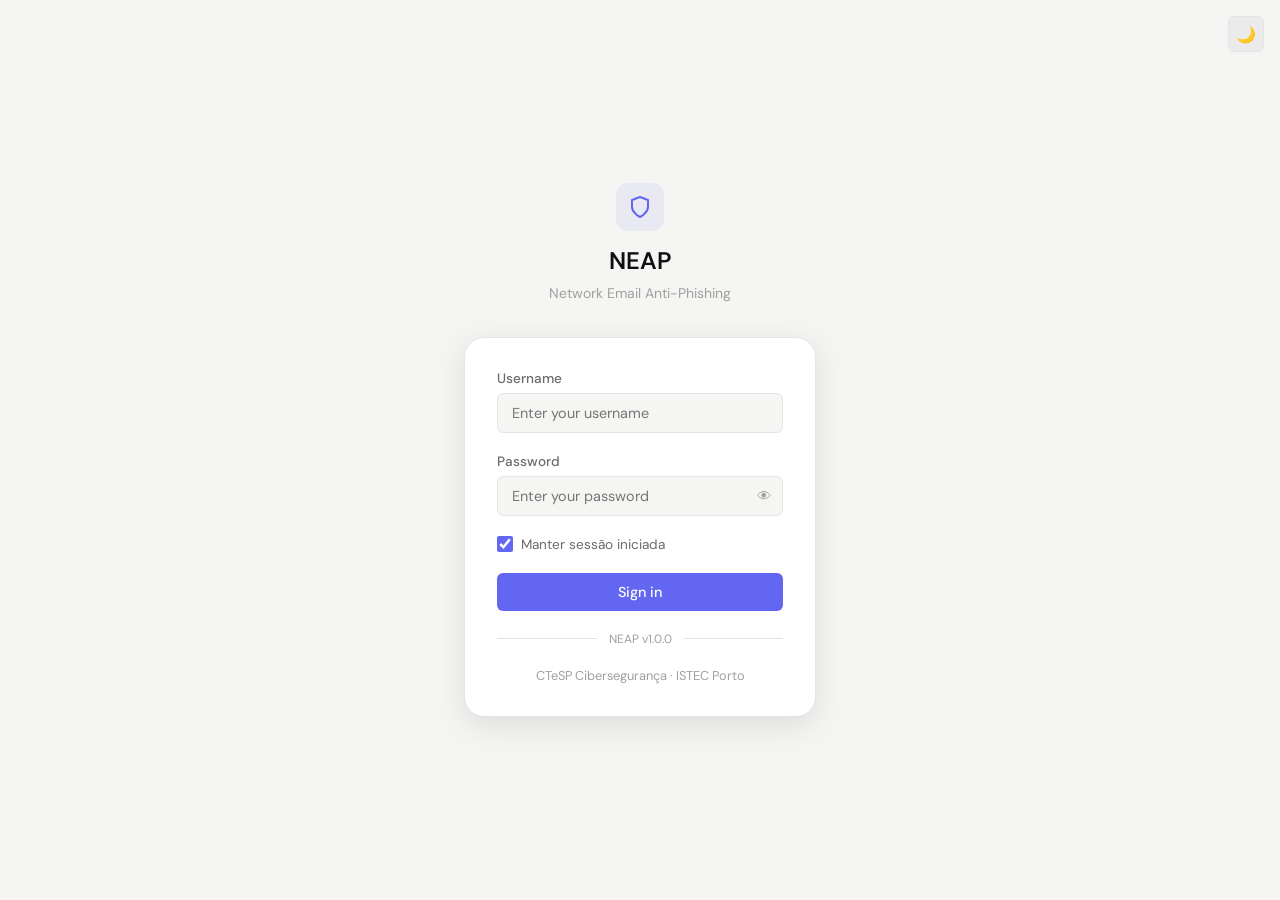
<file: web/pages/login.html>
<!DOCTYPE html>
<html lang="en" data-theme="light">
<head>
    <meta charset="UTF-8">
    <meta name="viewport" content="width=device-width, initial-scale=1.0">
    <title>NEAP — Login</title>
     <script>
        (function() {
            var theme = localStorage.getItem('neap-theme') || 'light';
            document.documentElement.setAttribute('data-theme', theme);
        })();
    </script>
    <link rel="stylesheet" href="../css/style.css">
    <link rel="stylesheet" href="../css/login.css">
</head>
<body>

    <!-- Theme Toggle -->
    <button class="theme-toggle theme-toggle-login" onclick="toggleTheme()" title="Toggle theme">
        <span id="theme-icon">🌙</span>
    </button>

    <div class="login-wrapper">

        <!-- Header -->
        <div class="login-header">
            <div class="login-logo">
                <svg viewBox="0 0 24 24" fill="none" stroke-width="2" stroke-linecap="round" stroke-linejoin="round">
                    <path d="M12 22s8-4 8-10V5l-8-3-8 3v7c0 6 8 10 8 10z"/>
                </svg>
            </div>
            <h1>NEAP</h1>
            <p>Network Email Anti-Phishing</p>
        </div>

        <!-- Card -->
        <div class="login-card">
            <div class="login-form">

                <div id="error-msg" class="error-msg">
                    Invalid username or password.
                </div>

                <div class="input-group">
                    <label for="username">Username</label>
                    <input
                        class="input"
                        type="text"
                        id="username"
                        placeholder="Enter your username"
                        autocomplete="username"
                    />
                </div>

                <div class="input-group">
                    <label for="password">Password</label>
                    <div class="input-wrapper">
                        <input
                            class="input"
                            type="password"
                            id="password"
                            placeholder="Enter your password"
                            autocomplete="current-password"
                        />
                        <span class="input-icon" onclick="togglePassword()">👁</span>
                    </div>
                </div>

<div class="remember-me">
    <input type="checkbox" id="remember-me" checked/>
    <label for="remember-me">Manter sessão iniciada</label>
</div>
                <button class="btn btn-primary btn-full" id="login-btn" onclick="handleLogin()">
                    Sign in
                </button>

                <div class="divider">NEAP v1.0.0</div>

                <div class="login-footer">
                    CTeSP Cibersegurança · ISTEC Porto
                </div>

            </div>
        </div>

    </div>

    <script src="../js/app.js"></script>
<script src="../js/login.js"></script>
</body>
</html>
</file>
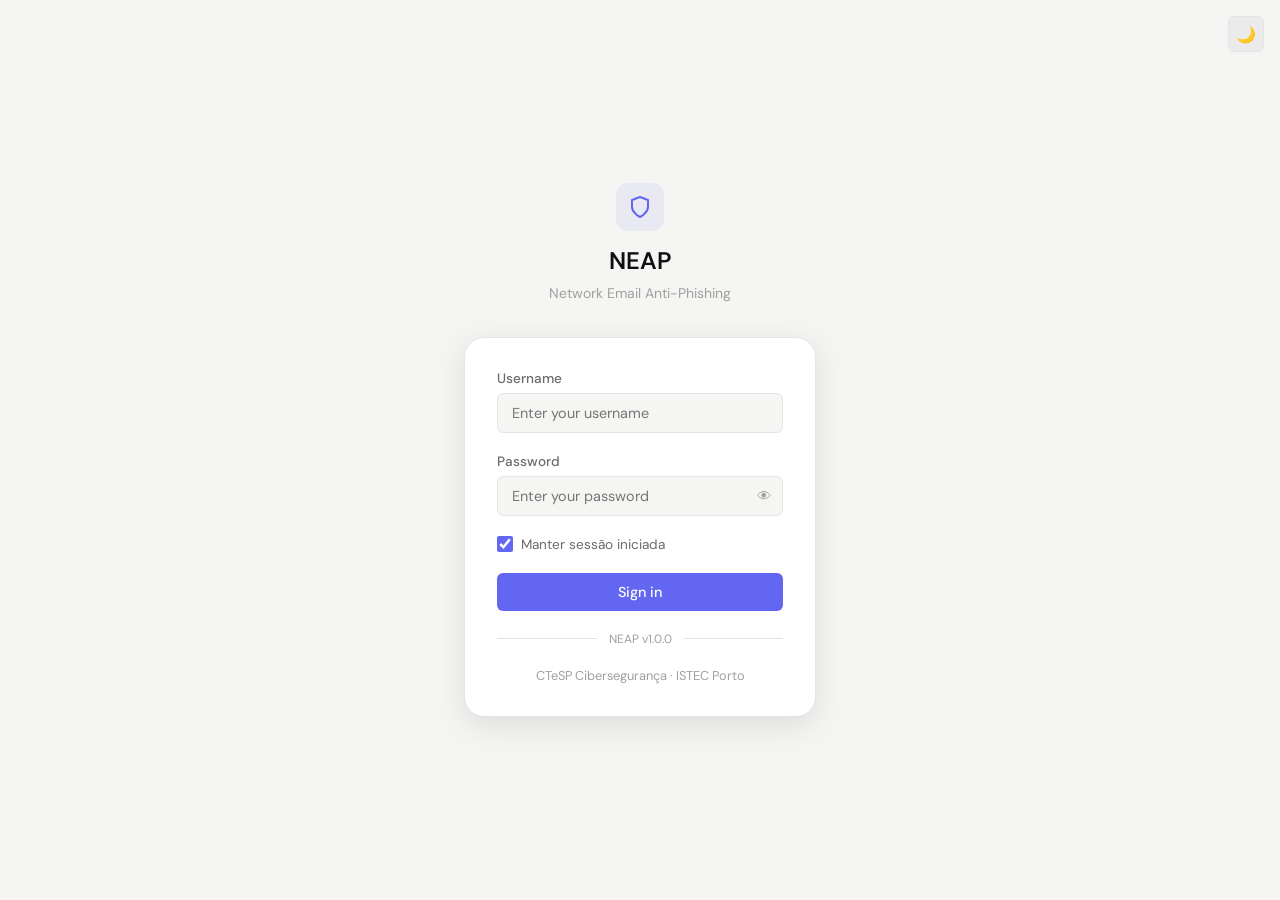
<file: web/pages/logs.html>
<!DOCTYPE html>
<html lang="en" data-theme="light">
<head>
    <meta charset="UTF-8">
    <meta name="viewport" content="width=device-width, initial-scale=1.0">
    <title>NEAP — Logs</title>
     <script>
        (function() {
            var theme = localStorage.getItem('neap-theme') || 'light';
            document.documentElement.setAttribute('data-theme', theme);
        })();
    </script>
    <link rel="stylesheet" href="../css/style.css">
    <link rel="stylesheet" href="../css/dashboard.css">
    <link rel="stylesheet" href="../css/logs.css">
</head>
<body>

<!-- ─── Sidebar ─── -->
<aside class="sidebar" id="sidebar">
    <div class="sidebar-header">
        <div class="sidebar-logo">
            <svg viewBox="0 0 24 24" fill="none" stroke-width="2" stroke-linecap="round" stroke-linejoin="round">
                <path d="M12 22s8-4 8-10V5l-8-3-8 3v7c0 6 8 10 8 10z"/>
            </svg>
        </div>
        <span class="sidebar-title">NEAP</span>
        <button class="sidebar-collapse" onclick="toggleSidebar()">
            <svg viewBox="0 0 24 24" fill="none" stroke-width="2" stroke-linecap="round" stroke-linejoin="round" width="18" height="18">
                <path d="M15 18l-6-6 6-6"/>
            </svg>
        </button>
    </div>
    <nav class="sidebar-nav">
    <a href="dashboard.html" class="nav-item">
        <svg class="nav-icon" viewBox="0 0 24 24" fill="none" stroke-width="2"><rect x="3" y="3" width="7" height="7"/><rect x="14" y="3" width="7" height="7"/><rect x="3" y="14" width="7" height="7"/><rect x="14" y="14" width="7" height="7"/></svg>
        <span class="nav-label">Dashboard</span>
    </a>
    <a href="emails.html" class="nav-item">
        <svg class="nav-icon" viewBox="0 0 24 24" fill="none" stroke-width="2"><path d="M4 4h16c1.1 0 2 .9 2 2v12c0 1.1-.9 2-2 2H4c-1.1 0-2-.9-2-2V6c0-1.1.9-2 2-2z"/><polyline points="22,6 12,13 2,6"/></svg>
        <span class="nav-label">Emails</span>
    </a>
    <a href="analises.html" class="nav-item">
        <svg class="nav-icon" viewBox="0 0 24 24" fill="none" stroke-width="2"><line x1="18" y1="20" x2="18" y2="10"/><line x1="12" y1="20" x2="12" y2="4"/><line x1="6" y1="20" x2="6" y2="14"/></svg>
        <span class="nav-label">Análises</span>
    </a>
    <a href="logs.html" class="nav-item">
        <svg class="nav-icon" viewBox="0 0 24 24" fill="none" stroke-width="2"><path d="M14 2H6a2 2 0 00-2 2v16a2 2 0 002 2h12a2 2 0 002-2V8z"/><polyline points="14,2 14,8 20,8"/><line x1="16" y1="13" x2="8" y2="13"/><line x1="16" y1="17" x2="8" y2="17"/></svg>
        <span class="nav-label">Logs</span>
    </a>
    <a href="alerts.html" class="nav-item">
        <svg class="nav-icon" viewBox="0 0 24 24" fill="none" stroke-width="2"><path d="M18 8A6 6 0 006 8c0 7-3 9-3 9h18s-3-2-3-9"/><path d="M13.73 21a2 2 0 01-3.46 0"/></svg>
        <span class="nav-label">Alertas</span>
    </a>
     <!-- <a href="map.html" class="nav-item">
    <svg class="nav-icon" viewBox="0 0 24 24" fill="none" stroke-width="2">
        <circle cx="12" cy="12" r="10"/>
        <line x1="2" y1="12" x2="22" y2="12"/>
        <path d="M12 2a15.3 15.3 0 014 10 15.3 15.3 0 01-4 10 15.3 15.3 0 01-4-10 15.3 15.3 0 014-10z"/>
    </svg>
    <span class="nav-label">Mapa</span>
</a> -->
    <div class="nav-divider"></div>
    <a href="account.html" class="nav-item">
        <svg class="nav-icon" viewBox="0 0 24 24" fill="none" stroke-width="2">
            <path d="M20 21v-2a4 4 0 00-4-4H8a4 4 0 00-4 4v2"/>
            <circle cx="12" cy="7" r="4"/>
        </svg>
        <span class="nav-label">Conta</span>
    </a>
</nav>
    <div class="sidebar-footer">
    <div class="sidebar-user">
        <div class="user-avatar" id="user-avatar">A</div>
        <span class="user-name" id="user-name">Admin</span>
    </div>
    <button class="logout-btn" onclick="handleLogout()" title="Terminar sessão">
        <svg viewBox="0 0 24 24" fill="none" stroke-width="2" width="18" height="18"><path d="M9 21H5a2 2 0 01-2-2V5a2 2 0 012-2h4"/><polyline points="16,17 21,12 16,7"/><line x1="21" y1="12" x2="9" y2="12"/></svg>
    </button>
</div>
</aside>

<!-- ─── Main ─── -->
<main class="main-content" id="main-content">

    <header class="topbar">
        <div class="topbar-left">
            <button class="menu-toggle" onclick="toggleSidebar()">
                <svg viewBox="0 0 24 24" fill="none" stroke-width="2" width="20" height="20"><line x1="3" y1="6" x2="21" y2="6"/><line x1="3" y1="12" x2="21" y2="12"/><line x1="3" y1="18" x2="21" y2="18"/></svg>
            </button>
            <div>
                <h2 class="page-title">Logs</h2>
                <p class="page-subtitle">System monitoring logs</p>
            </div>
        </div>
        <div class="topbar-right">
            <button class="btn btn-secondary" onclick="exportLogs('csv')">Export CSV</button>
            <button class="btn btn-primary" onclick="loadLogs()">Refresh</button>
        </div>
    </header>

    <div class="content-wrapper">

        <!-- Terminal Log View -->
        <div class="card terminal-card">
            <div class="terminal-header">
                <div class="terminal-dots">
                    <span class="dot-red-t"></span>
                    <span class="dot-yellow-t"></span>
                    <span class="dot-green-t"></span>
                </div>
                <span class="terminal-title">neap — live logs</span>
                <div class="live-indicator">
                    <span class="live-dot"></span>
                    <span>Live</span>
                </div>
            </div>
            <div class="terminal-body" id="terminal-body">
                <span class="terminal-placeholder">Waiting for logs...</span>
            </div>
        </div>

        <!-- Logs Table -->
        <div class="card">
            <div class="card-header">
                <h3>Log History</h3>
                <input class="input search-input" type="text" placeholder="Search logs..." oninput="searchLogs(this.value)"/>
            </div>
            <div class="table-wrapper">
                <table>
                    <thead>
                        <tr>
                            <th>#</th>
                            <th>Event</th>
                            <th>SPF</th>
                            <th>DKIM</th>
                            <th>DMARC</th>
                            <th>IP</th>
                            <th>Date</th>
                        </tr>
                    </thead>
                    <tbody id="logs-body">
                        <tr>
                            <td colspan="7" style="text-align:center;color:var(--text-muted);padding:32px;">No logs yet</td>
                        </tr>
                    </tbody>
                </table>
            </div>
        </div>

    </div>
</main>

<script src="../js/app.js"></script>
<script src="../js/logs.js"></script>
</body>
</html>
</file>
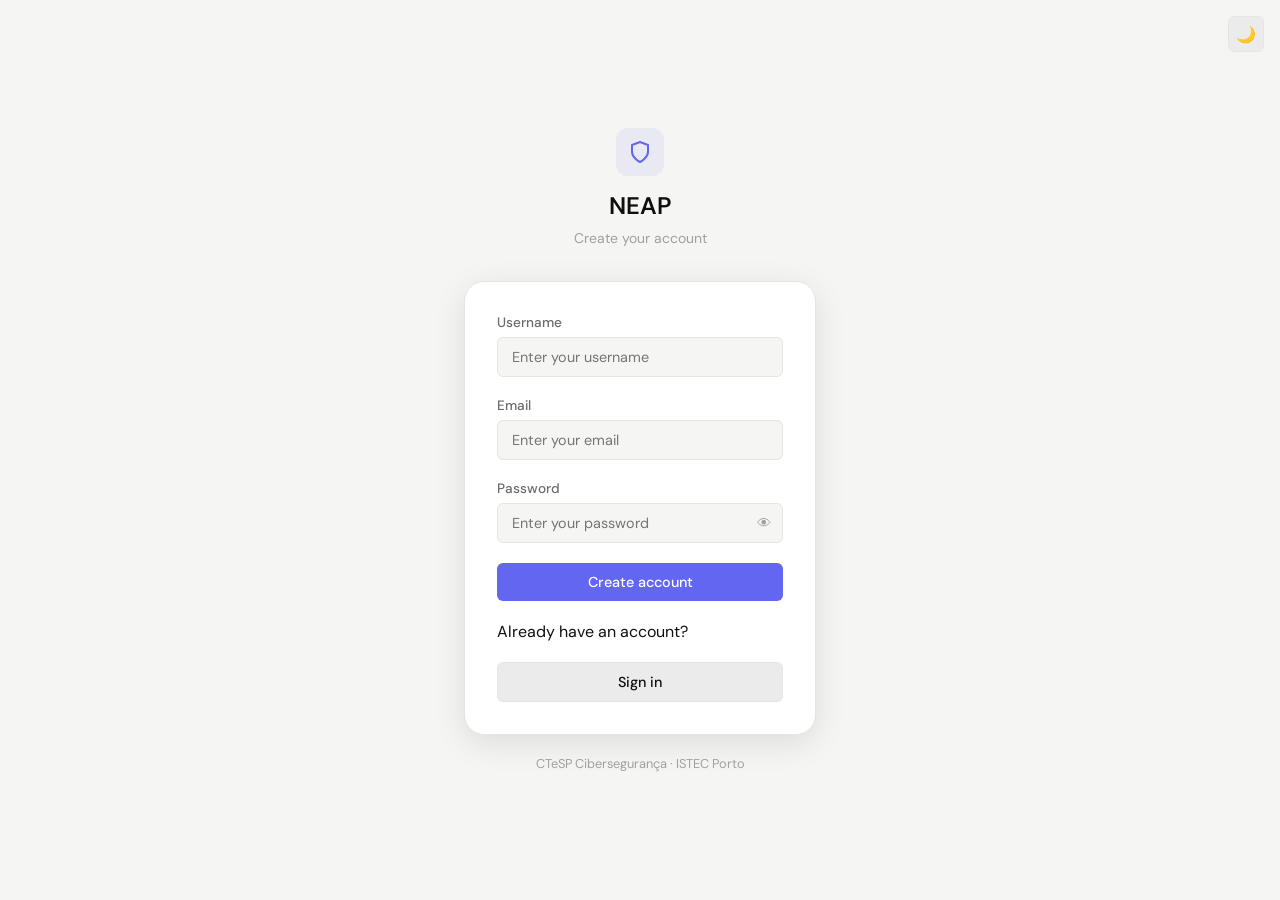
<file: web/pages/register.html>
<!DOCTYPE html>
<html lang="en" data-theme="light">
<head>
    <meta charset="UTF-8">
    <meta name="viewport" content="width=device-width, initial-scale=1.0">
    <title>NEAP — Register</title>
     <script>
        (function() {
            var theme = localStorage.getItem('neap-theme') || 'light';
            document.documentElement.setAttribute('data-theme', theme);
        })();
    </script>
    <link rel="stylesheet" href="../css/style.css">
    <link rel="stylesheet" href="../css/register.css">
</head>
<body>

    <!-- Theme Toggle -->
    <button class="theme-toggle theme-toggle-register" onclick="toggleTheme()" title="Toggle theme">
        <span id="theme-icon">🌙</span>
    </button>

    <div class="register-wrapper">

        <!-- Header -->
        <div class="register-header">
            <div class="register-logo">
                <svg viewBox="0 0 24 24" fill="none" stroke-width="2" stroke-linecap="round" stroke-linejoin="round">
                    <path d="M12 22s8-4 8-10V5l-8-3-8 3v7c0 6 8 10 8 10z"/>
                </svg>
            </div>
            <h1>NEAP</h1>
            <p>Create your account</p>
        </div>

        <!-- Card -->
        <div class="register-card">
            <div class="register-form">

                <!-- Success Message -->
                <div id="success-msg" class="success-msg">
                    Account created successfully! <a href="login.html">Sign in</a>
                </div>

                <!-- Error Message -->
                <div id="error-msg" class="error-msg"></div>

                <!-- Username -->
                <div class="input-group">
                    <label for="username">Username</label>
                    <input
                        class="input"
                        type="text"
                        id="username"
                        placeholder="Enter your username"
                        autocomplete="username"
                    />
                </div>

                <!-- Email -->
                <div class="input-group">
                    <label for="email">Email</label>
                    <input
                        class="input"
                        type="email"
                        id="email"
                        placeholder="Enter your email"
                        autocomplete="email"
                    />
                </div>

                <!-- Password -->
                <div class="input-group">
                    <label for="password">Password</label>
                    <div class="input-wrapper">
                        <input
                            class="input"
                            type="password"
                            id="password"
                            placeholder="Enter your password"
                            autocomplete="new-password"
                        />
                        <span class="input-icon" onclick="togglePassword()">👁</span>
                    </div>
                </div>

                <!-- Submit -->
                <button class="btn btn-primary btn-full" id="register-btn" onclick="handleRegister()">
                    Create account
                </button>

                <div class="divider">Already have an account?</div>

                <a href="login.html" class="btn btn-secondary btn-full">
                    Sign in
                </a>

            </div>
        </div>

        <div class="register-footer">
            CTeSP Cibersegurança · ISTEC Porto
        </div>

    </div>

    <script src="../js/app.js"></script>
    <script src="../js/register.js"></script>
</body>
</html>
</file>
<file: web/css/style.css>
/* ─────────────────────────────────────────
   NEAP — Network Email Anti-Phishing
   Global Stylesheet
   ───────────────────────────────────────── */

@import url('https://fonts.googleapis.com/css2?family=DM+Sans:wght@300;400;500;600&family=DM+Mono:wght@400;500&display=swap');

/* ─────────────────────────────────────────
   CSS Variables — Light Theme (default)
   ───────────────────────────────────────── */
:root {
    --bg-primary:       #f5f5f3;
    --bg-secondary:     #ffffff;
    --bg-tertiary:      #ebebeb;
    --text-primary:     #0f0f0f;
    --text-secondary:   #6b6b6b;
    --text-muted:       #a0a0a0;
    --accent:           #6366f1;
    --accent-hover:     #4f46e5;
    --accent-soft:      #6366f115;
    --border:           #e5e5e5;
    --border-focus:     #6366f1;
    --danger:           #ef4444;
    --warning:          #f59e0b;
    --success:          #10b981;
    --shadow-sm:        0 1px 3px rgba(0,0,0,0.06);
    --shadow-md:        0 4px 16px rgba(0,0,0,0.08);
    --shadow-lg:        0 8px 32px rgba(0,0,0,0.10);
    --radius-sm:        6px;
    --radius-md:        12px;
    --radius-lg:        20px;
    --transition:       all 0.2s ease;
}

/* ─────────────────────────────────────────
   Dark Theme
   ───────────────────────────────────────── */
[data-theme="dark"] {
    --bg-primary:       #0f0f0f;
    --bg-secondary:     #1a1a1a;
    --bg-tertiary:      #252525;
    --text-primary:     #f0f0f0;
    --text-secondary:   #a0a0a0;
    --text-muted:       #606060;
    --accent:           #818cf8;
    --accent-hover:     #6366f1;
    --accent-soft:      #6366f120;
    --border:           #2a2a2a;
    --border-focus:     #818cf8;
    --shadow-sm:        0 1px 3px rgba(0,0,0,0.3);
    --shadow-md:        0 4px 16px rgba(0,0,0,0.4);
    --shadow-lg:        0 8px 32px rgba(0,0,0,0.5);
}

/* ─────────────────────────────────────────
   Reset & Base
   ───────────────────────────────────────── */
*, *::before, *::after {
    box-sizing: border-box;
    margin: 0;
    padding: 0;
}

html {
    font-size: 16px;
    -webkit-font-smoothing: antialiased;
}

body {
    font-family: 'DM Sans', sans-serif;
    background-color: var(--bg-primary);
    color: var(--text-primary);
    transition: background-color 0.3s ease, color 0.3s ease;
    min-height: 100vh;
}

/* ─────────────────────────────────────────
   Typography
   ───────────────────────────────────────── */
h1, h2, h3, h4 {
    font-weight: 600;
    line-height: 1.2;
    color: var(--text-primary);
}

h1 { font-size: 2rem; }
h2 { font-size: 1.5rem; }
h3 { font-size: 1.2rem; }

p {
    color: var(--text-secondary);
    line-height: 1.6;
}

code, .mono {
    font-family: 'DM Mono', monospace;
    font-size: 0.875rem;
}

/* ─────────────────────────────────────────
   Layout
   ───────────────────────────────────────── */
.container {
    max-width: 1200px;
    margin: 0 auto;
    padding: 0 24px;
}

.flex { display: flex; }
.flex-center { display: flex; align-items: center; justify-content: center; }
.flex-between { display: flex; align-items: center; justify-content: space-between; }
.gap-8 { gap: 8px; }
.gap-12 { gap: 12px; }
.gap-16 { gap: 16px; }
.gap-24 { gap: 24px; }

/* ─────────────────────────────────────────
   Cards
   ───────────────────────────────────────── */
.card {
    background: var(--bg-secondary);
    border: 1px solid var(--border);
    border-radius: var(--radius-md);
    padding: 24px;
    box-shadow: var(--shadow-sm);
    transition: var(--transition);
}

.card:hover {
    box-shadow: var(--shadow-md);
}

/* ─────────────────────────────────────────
   Buttons
   ───────────────────────────────────────── */
.btn {
    display: inline-flex;
    align-items: center;
    justify-content: center;
    gap: 8px;
    padding: 10px 20px;
    border-radius: var(--radius-sm);
    font-family: 'DM Sans', sans-serif;
    font-size: 0.9rem;
    font-weight: 500;
    cursor: pointer;
    border: none;
    transition: var(--transition);
    text-decoration: none;
}

.btn-primary {
    background: var(--accent);
    color: #ffffff;
}

.btn-primary:hover {
    background: var(--accent-hover);
    transform: translateY(-1px);
    box-shadow: var(--shadow-md);
}

.btn-secondary {
    background: var(--bg-tertiary);
    color: var(--text-primary);
    border: 1px solid var(--border);
}

.btn-secondary:hover {
    background: var(--border);
}

.btn-danger {
    background: var(--danger);
    color: #ffffff;
}

.btn-full { width: 100%; }

/* ─────────────────────────────────────────
   Inputs
   ───────────────────────────────────────── */
.input-group {
    display: flex;
    flex-direction: column;
    gap: 6px;
}

.input-group label {
    font-size: 0.85rem;
    font-weight: 500;
    color: var(--text-secondary);
}

.input {
    background: var(--bg-primary);
    border: 1px solid var(--border);
    border-radius: var(--radius-sm);
    padding: 10px 14px;
    font-family: 'DM Sans', sans-serif;
    font-size: 0.9rem;
    color: var(--text-primary);
    transition: var(--transition);
    outline: none;
    width: 100%;
}

.input:focus {
    border-color: var(--border-focus);
    box-shadow: 0 0 0 3px var(--accent-soft);
}

textarea.input {
    resize: vertical;
    min-height: 120px;
}

/* ─────────────────────────────────────────
   Badges / Risk Levels
   ───────────────────────────────────────── */
.badge {
    display: inline-flex;
    align-items: center;
    padding: 3px 10px;
    border-radius: 99px;
    font-size: 0.75rem;
    font-weight: 600;
    font-family: 'DM Mono', monospace;
}

.badge-low      { background: #10b98120; color: #10b981; }
.badge-medium   { background: #f59e0b20; color: #f59e0b; }
.badge-high     { background: #f9731620; color: #f97316; }
.badge-critical { background: #ef444420; color: #ef4444; }

/* ─────────────────────────────────────────
   Navbar
   ───────────────────────────────────────── */
.navbar {
    background: var(--bg-secondary);
    border-bottom: 1px solid var(--border);
    padding: 0 24px;
    height: 60px;
    display: flex;
    align-items: center;
    justify-content: space-between;
    position: sticky;
    top: 0;
    z-index: 100;
}

.navbar-brand {
    font-size: 1rem;
    font-weight: 600;
    color: var(--text-primary);
    display: flex;
    align-items: center;
    gap: 8px;
    text-decoration: none;
}

.navbar-brand span {
    color: var(--accent);
}

.navbar-links {
    display: flex;
    align-items: center;
    gap: 4px;
    list-style: none;
}

.navbar-links a {
    padding: 6px 12px;
    border-radius: var(--radius-sm);
    font-size: 0.875rem;
    font-weight: 500;
    color: var(--text-secondary);
    text-decoration: none;
    transition: var(--transition);
}

.navbar-links a:hover,
.navbar-links a.active {
    background: var(--accent-soft);
    color: var(--accent);
}

/* ─────────────────────────────────────────
   Theme Toggle
   ───────────────────────────────────────── */
.theme-toggle {
    width: 36px;
    height: 36px;
    border-radius: var(--radius-sm);
    border: 1px solid var(--border);
    background: var(--bg-tertiary);
    cursor: pointer;
    display: flex;
    align-items: center;
    justify-content: center;
    font-size: 1rem;
    transition: var(--transition);
}

.theme-toggle:hover {
    background: var(--accent-soft);
    border-color: var(--accent);
}

/* ─────────────────────────────────────────
   Tables
   ───────────────────────────────────────── */
.table-wrapper {
    overflow-x: auto;
    border-radius: var(--radius-md);
    border: 1px solid var(--border);
}

table {
    width: 100%;
    border-collapse: collapse;
    font-size: 0.875rem;
}

thead {
    background: var(--bg-tertiary);
}

thead th {
    padding: 12px 16px;
    text-align: left;
    font-weight: 600;
    font-size: 0.8rem;
    color: var(--text-secondary);
    text-transform: uppercase;
    letter-spacing: 0.05em;
}

tbody tr {
    border-top: 1px solid var(--border);
    transition: var(--transition);
}

tbody tr:hover {
    background: var(--accent-soft);
}

tbody td {
    padding: 12px 16px;
    color: var(--text-primary);
}

/* ─────────────────────────────────────────
   Score Bar
   ───────────────────────────────────────── */
.score-bar {
    width: 100%;
    height: 6px;
    background: var(--bg-tertiary);
    border-radius: 99px;
    overflow: hidden;
}

.score-bar-fill {
    height: 100%;
    border-radius: 99px;
    transition: width 0.6s ease;
}

.score-low    .score-bar-fill { background: var(--success); }
.score-medium .score-bar-fill { background: var(--warning); }
.score-high   .score-bar-fill { background: #f97316; }
.score-critical .score-bar-fill { background: var(--danger); }

/* ─────────────────────────────────────────
   Animations
   ───────────────────────────────────────── */
@keyframes fadeIn {
    from { opacity: 0; transform: translateY(8px); }
    to   { opacity: 1; transform: translateY(0); }
}

.fade-in {
    animation: fadeIn 0.3s ease forwards;
}

/* ─────────────────────────────────────────
   Scrollbar
   ───────────────────────────────────────── */
::-webkit-scrollbar { width: 6px; }
::-webkit-scrollbar-track { background: var(--bg-primary); }
::-webkit-scrollbar-thumb { background: var(--border); border-radius: 99px; }
::-webkit-scrollbar-thumb:hover { background: var(--text-muted); }

/* ─────────────────────────────────────────
   Utilities
   ───────────────────────────────────────── */
.text-muted    { color: var(--text-muted); }
.text-accent   { color: var(--accent); }
.text-danger   { color: var(--danger); }
.text-success  { color: var(--success); }
.text-warning  { color: var(--warning); }
.text-sm       { font-size: 0.875rem; }
.text-xs       { font-size: 0.75rem; }
.fw-500        { font-weight: 500; }
.fw-600        { font-weight: 600; }
.mt-8          { margin-top: 8px; }
.mt-16         { margin-top: 16px; }
.mt-24         { margin-top: 24px; }
.mt-32         { margin-top: 32px; }
.mb-8          { margin-bottom: 8px; }
.mb-16         { margin-bottom: 16px; }
.mb-24         { margin-bottom: 24px; }
</file>
<file: web/css/dashboard.css>
/* ─────────────────────────────────────────
   NEAP — Dashboard Styles
   ───────────────────────────────────────── */

* { margin: 0; padding: 0; box-sizing: border-box; }

body {
    display: flex;
    min-height: 100vh;
    background: var(--bg-primary);
    overflow: hidden;
}

.main-content {
    margin-left: 240px;
    flex: 1;
    display: flex;
    flex-direction: column;
    min-height: 100vh;
    transition: margin-left 0.25s ease;
    overflow-y: auto;  /* ← adiciona isto */
    height: 100vh;     /* ← adiciona isto */
}

/* ─── Live Alert ─── */
.live-alert {
    position: fixed;
    bottom: 24px;
    right: 24px;
    z-index: 9999;
    animation: slideIn 0.3s ease;
}

.live-alert-content {
    background: #ef444415;
    border: 1px solid #ef4444;
    border-radius: var(--radius-md);
    padding: 14px 16px;
    display: flex;
    align-items: center;
    gap: 12px;
    min-width: 320px;
    box-shadow: var(--shadow-lg);
}

.live-alert-icon { font-size: 1.5rem; }

.live-alert-content button {
    margin-left: auto;
    background: none;
    border: none;
    color: var(--text-muted);
    cursor: pointer;
    font-size: 1rem;
}

@keyframes slideIn {
    from { transform: translateX(100px); opacity: 0; }
    to   { transform: translateX(0);     opacity: 1; }
}

/* ─── Sidebar ─── */
.sidebar {
    width: 240px;
    min-height: 100vh;
    background: var(--bg-secondary);
    border-right: 1px solid var(--border);
    display: flex;
    flex-direction: column;
    transition: width 0.25s ease;
    position: fixed;
    left: 0;
    top: 0;
    bottom: 0;
    z-index: 50;
    overflow: hidden;
}

.sidebar.collapsed {
    width: 64px;
}

.sidebar.collapsed .sidebar-title,
.sidebar.collapsed .nav-label,
.sidebar.collapsed .nav-badge,
.sidebar.collapsed .nav-chevron,
.sidebar.collapsed .nav-submenu,
.sidebar.collapsed .user-info {
    display: none;
}

.sidebar.collapsed .sidebar-header {
    justify-content: center;
}

.sidebar.collapsed .sidebar-collapse {
    display: none;
}

.sidebar.collapsed .nav-item {
    justify-content: center;
    padding: 10px;
}

.sidebar.collapsed .sidebar-footer {
    justify-content: center;
    padding: 12px;
}

.sidebar-header {
    display: flex;
    align-items: center;
    gap: 10px;
    padding: 16px;
    border-bottom: 1px solid var(--border);
    min-height: 60px;
}

.sidebar-logo {
    width: 32px;
    height: 32px;
    background: var(--accent-soft);
    border-radius: var(--radius-sm);
    display: flex;
    align-items: center;
    justify-content: center;
    flex-shrink: 0;
}

.sidebar-logo svg {
    width: 16px;
    height: 16px;
    stroke: var(--accent);
}

.sidebar-title {
    font-weight: 600;
    font-size: 0.95rem;
    flex: 1;
    white-space: nowrap;
}

.sidebar-collapse {
    background: none;
    border: none;
    cursor: pointer;
    color: var(--text-muted);
    padding: 4px;
    border-radius: var(--radius-sm);
    display: flex;
    align-items: center;
    transition: var(--transition);
}

.sidebar-collapse:hover {
    background: var(--bg-tertiary);
    color: var(--text-primary);
}

.sidebar-nav {
    flex: 1;
    padding: 12px 8px;
    display: flex;
    flex-direction: column;
    gap: 2px;
    overflow-y: auto;
}

.nav-item {
    display: flex;
    align-items: center;
    gap: 10px;
    padding: 9px 12px;
    border-radius: var(--radius-sm);
    font-size: 0.875rem;
    font-weight: 500;
    color: var(--text-secondary);
    text-decoration: none;
    cursor: pointer;
    transition: var(--transition);
    position: relative;
    white-space: nowrap;
}

.nav-item:hover {
    background: var(--bg-tertiary);
    color: var(--text-primary);
}

.nav-item.active {
    background: var(--accent-soft);
    color: var(--accent);
}

.nav-icon {
    width: 18px;
    height: 18px;
    flex-shrink: 0;
    stroke: currentColor;
}

.nav-badge {
    margin-left: auto;
    background: var(--danger);
    color: white;
    font-size: 0.7rem;
    font-weight: 600;
    padding: 1px 6px;
    border-radius: 99px;
    min-width: 18px;
    text-align: center;
}

.nav-badge[data-count="0"] { display: none; }

.nav-chevron {
    margin-left: auto;
    stroke: currentColor;
    transition: transform 0.2s ease;
}

.nav-chevron.open { transform: rotate(180deg); }

.nav-divider {
    height: 1px;
    background: var(--border);
    margin: 8px 4px;
}

.nav-submenu {
    display: none;
    flex-direction: column;
    gap: 1px;
    padding: 4px 0 4px 28px;
}

.nav-submenu.open { display: flex; }

.nav-subitem {
    display: flex;
    align-items: center;
    gap: 8px;
    padding: 7px 12px;
    border-radius: var(--radius-sm);
    font-size: 0.825rem;
    color: var(--text-secondary);
    text-decoration: none;
    cursor: pointer;
    transition: var(--transition);
}

.nav-subitem:hover {
    background: var(--bg-tertiary);
    color: var(--text-primary);
}

.nav-subitem svg { stroke: currentColor; flex-shrink: 0; }

.sidebar-footer {
    padding: 12px 16px;
    border-top: 1px solid var(--border);
    display: flex;
    align-items: center;
    gap: 10px;
}

.user-avatar {
    width: 32px;
    height: 32px;
    background: var(--accent-soft);
    color: var(--accent);
    border-radius: 50%;
    display: flex;
    align-items: center;
    justify-content: center;
    font-size: 0.8rem;
    font-weight: 600;
    flex-shrink: 0;
}

.user-info {
    flex: 1;
    min-width: 0;
}

.user-name {
    display: block;
    font-size: 0.85rem;
    font-weight: 500;
    color: var(--text-primary);
    white-space: nowrap;
    overflow: hidden;
    text-overflow: ellipsis;
}

.user-role {
    display: block;
    font-size: 0.75rem;
    color: var(--text-muted);
}

.logout-btn {
    background: none;
    border: none;
    cursor: pointer;
    color: var(--text-muted);
    padding: 4px;
    border-radius: var(--radius-sm);
    display: flex;
    align-items: center;
    transition: var(--transition);
}

.logout-btn svg { stroke: currentColor; }

.logout-btn:hover {
    background: #ef444420;
    color: var(--danger);
}

/* ─── Main Content ─── */
.main-content {
    margin-left: 240px;
    flex: 1;
    display: flex;
    flex-direction: column;
    min-height: 100vh;
    transition: margin-left 0.25s ease;
    overflow-y: auto;
}

.main-content.expanded { margin-left: 64px; }

/* ─── Topbar ─── */
.topbar {
    display: flex;
    align-items: center;
    justify-content: space-between;
    padding: 0 24px;
    height: 60px;
    background: var(--bg-secondary);
    border-bottom: 1px solid var(--border);
    position: sticky;
    top: 0;
    z-index: 10;
}

.topbar-left { display: flex; align-items: center; gap: 16px; }
.topbar-right { display: flex; align-items: center; gap: 12px; }

.menu-toggle {
    background: none;
    border: none;
    cursor: pointer;
    color: var(--text-secondary);
    padding: 6px;
    border-radius: var(--radius-sm);
    display: flex;
    align-items: center;
    transition: var(--transition);
}

.menu-toggle svg { stroke: currentColor; }
.menu-toggle:hover { background: var(--bg-tertiary); color: var(--text-primary); }

.page-title { font-size: 1rem; font-weight: 600; }
.page-subtitle { font-size: 0.75rem; color: var(--text-muted); }

.live-indicator {
    display: flex;
    align-items: center;
    gap: 6px;
    font-size: 0.8rem;
    color: var(--text-muted);
}

.live-dot {
    width: 8px;
    height: 8px;
    border-radius: 50%;
    background: var(--success);
    animation: pulse 2s infinite;
}

@keyframes pulse {
    0%, 100% { opacity: 1; transform: scale(1); }
    50% { opacity: 0.5; transform: scale(0.8); }
}

/* ─── Content ─── */
.content-wrapper {
    padding: 24px;
    display: flex;
    flex-direction: column;
    gap: 20px;
}

/* ─── Metric Cards ─── */
.metrics-grid {
    display: grid;
    grid-template-columns: repeat(4, 1fr);
    gap: 16px;
}

.metric-card {
    background: var(--bg-secondary);
    border: 1px solid var(--border);
    border-radius: var(--radius-md);
    padding: 20px;
    display: flex;
    align-items: center;
    gap: 16px;
    transition: var(--transition);
    position: relative;
    overflow: hidden;
}

.metric-card::before {
    content: '';
    position: absolute;
    top: 0;
    left: 0;
    right: 0;
    height: 3px;
    border-radius: var(--radius-md) var(--radius-md) 0 0;
    opacity: 0;
    transition: var(--transition);
}

.metric-card:hover { box-shadow: var(--shadow-md); transform: translateY(-2px); }
.metric-card:hover::before { opacity: 1; }

#card-total::before { background: #3b82f6; }
#card-phishing::before { background: var(--danger); }
#card-legit::before { background: var(--success); }
#card-score::before { background: #f97316; }

.metric-icon {
    width: 44px;
    height: 44px;
    border-radius: var(--radius-sm);
    display: flex;
    align-items: center;
    justify-content: center;
    flex-shrink: 0;
}

.metric-icon svg { stroke: currentColor; }
.metric-icon-blue { background: #3b82f620; color: #3b82f6; }
.metric-icon-red { background: #ef444420; color: var(--danger); }
.metric-icon-green { background: #10b98120; color: var(--success); }
.metric-icon-orange { background: #f9731620; color: #f97316; }

.metric-info { flex: 1; }
.metric-label { display: block; font-size: 0.78rem; color: var(--text-muted); margin-bottom: 4px; }
.metric-value { font-size: 1.6rem; font-weight: 600; color: var(--text-primary); }

.metric-trend {
    font-size: 0.75rem;
    font-weight: 600;
    padding: 3px 8px;
    border-radius: 99px;
    position: absolute;
    top: 16px;
    right: 16px;
}

.metric-trend.up { background: #10b98120; color: var(--success); }
.metric-trend.down { background: #ef444420; color: var(--danger); }

/* ─── Dashboard Grid ─── */
.dashboard-grid {
    display: grid;
    grid-template-columns: 2fr 1fr;
    gap: 20px;
}

/* ─── Card ─── */
.card {
    background: var(--bg-secondary);
    border: 1px solid var(--border);
    border-radius: var(--radius-md);
    padding: 20px;
}

.card-header {
    display: flex;
    align-items: center;
    justify-content: space-between;
    margin-bottom: 16px;
}

.card-header h3 { font-size: 0.95rem; font-weight: 600; }

.chart-filters { display: flex; gap: 4px; }

.filter-btn {
    padding: 4px 12px;
    border-radius: var(--radius-sm);
    border: 1px solid var(--border);
    background: none;
    font-size: 0.8rem;
    font-family: 'DM Sans', sans-serif;
    color: var(--text-muted);
    cursor: pointer;
    transition: var(--transition);
}

.filter-btn.active, .filter-btn:hover {
    background: var(--accent-soft);
    border-color: var(--accent);
    color: var(--accent);
}

.chart-wrapper { position: relative; height: 220px; }

/* ─── Risk Legend ─── */
.risk-legend {
    display: flex;
    justify-content: center;
    gap: 16px;
    margin-top: 12px;
    flex-wrap: wrap;
}

.risk-legend-item {
    display: flex;
    align-items: center;
    gap: 6px;
    font-size: 0.78rem;
    color: var(--text-secondary);
}

.dot {
    width: 8px;
    height: 8px;
    border-radius: 50%;
}

.dot-green  { background: var(--success); }
.dot-yellow { background: var(--warning); }
.dot-orange { background: #f97316; }
.dot-red    { background: var(--danger); }

/* ─── Score bar ─── */
.score-bar {
    width: 100%;
    height: 4px;
    background: var(--bg-tertiary);
    border-radius: 99px;
    overflow: hidden;
}

.score-bar-fill {
    height: 100%;
    background: linear-gradient(90deg, var(--success), var(--warning), var(--danger));
    border-radius: 99px;
    transition: width 0.6s ease;
}
</file>
<file: web/css/account.css>
/* ─────────────────────────────────────────
   NEAP — Account Page Styles
   ───────────────────────────────────────── */

.account-grid {
    display: grid;
    grid-template-columns: 1fr 1fr;
    gap: 20px;
}

/* ─── Profile Card ─── */
.account-card {
    grid-column: 1 / -1;
}

.account-card-header {
    display: flex;
    align-items: center;
    gap: 20px;
    margin-bottom: 20px;
}

.account-avatar {
    width: 64px;
    height: 64px;
    background: var(--accent-soft);
    color: var(--accent);
    border-radius: 50%;
    display: flex;
    align-items: center;
    justify-content: center;
    font-size: 1.5rem;
    font-weight: 600;
    flex-shrink: 0;
}

.account-stats {
    display: flex;
    gap: 32px;
    padding-top: 16px;
    border-top: 1px solid var(--border);
}

.account-stat {
    display: flex;
    flex-direction: column;
    gap: 4px;
}

.account-stat-value {
    font-size: 1.5rem;
    font-weight: 600;
    color: var(--text-primary);
}

.account-stat-label {
    font-size: 0.78rem;
    color: var(--text-muted);
}

/* ─── Form ─── */
.form-col {
    display: flex;
    flex-direction: column;
    gap: 16px;
}

/* ─── Toggle Switch ─── */
.toggle-switch {
    display: flex;
    align-items: center;
    gap: 8px;
}

.toggle-switch input[type="checkbox"] {
    display: none;
}

.toggle-switch label {
    width: 40px;
    height: 22px;
    background: var(--bg-tertiary);
    border-radius: 99px;
    position: relative;
    cursor: pointer;
    transition: var(--transition);
    border: 1px solid var(--border);
}

.toggle-switch label::after {
    content: '';
    position: absolute;
    width: 16px;
    height: 16px;
    background: white;
    border-radius: 50%;
    top: 2px;
    left: 2px;
    transition: var(--transition);
    box-shadow: 0 1px 3px rgba(0,0,0,0.2);
}

.toggle-switch input:checked + label {
    background: var(--accent);
    border-color: var(--accent);
}

.toggle-switch input:checked + label::after {
    transform: translateX(18px);
}

/* ─── Messages ─── */
.account-msg {
    font-size: 0.85rem;
    padding: 8px 12px;
    border-radius: var(--radius-sm);
    display: none;
}

.account-msg.success {
    background: #10b98115;
    border: 1px solid #10b98130;
    color: var(--success);
    display: block;
}

.account-msg.error {
    background: #ef444415;
    border: 1px solid #ef444430;
    color: var(--danger);
    display: block;
}

/* ─── Blocked Senders ─── */
.blocked-item {
    display: flex;
    align-items: center;
    justify-content: space-between;
    padding: 10px 0;
    border-bottom: 1px solid var(--border);
}

.blocked-item:last-child {
    border-bottom: none;
}

.blocked-sender {
    font-family: 'DM Mono', monospace;
    font-size: 0.85rem;
    color: var(--text-primary);
}

.blocked-date {
    font-size: 0.75rem;
    color: var(--text-muted);
    margin-top: 2px;
}

.unblock-btn {
    padding: 4px 10px;
    border-radius: var(--radius-sm);
    border: 1px solid var(--success);
    background: #10b98115;
    color: var(--success);
    font-size: 0.78rem;
    font-family: 'DM Sans', sans-serif;
    cursor: pointer;
    transition: var(--transition);
}

.unblock-btn:hover {
    background: var(--success);
    color: white;
}

.empty-blocked {
    padding: 24px;
    text-align: center;
}

/* ─── Preferences ─── */
.pref-row {
    display: flex;
    align-items: center;
    justify-content: space-between;
    gap: 16px;
    padding: 4px 0;
}
</file>
<file: web/css/alerts.css>
/* ─────────────────────────────────────────
   NEAP — Alerts Page Styles
   ───────────────────────────────────────── */

.alerts-stats {
    display: grid;
    grid-template-columns: repeat(3, 1fr);
    gap: 16px;
}

.alert-stat-card {
    background: var(--bg-secondary);
    border: 1px solid var(--border);
    border-radius: var(--radius-md);
    padding: 20px;
    display: flex;
    align-items: center;
    gap: 16px;
}

.alert-stat-icon {
    width: 44px;
    height: 44px;
    border-radius: var(--radius-sm);
    display: flex;
    align-items: center;
    justify-content: center;
    background: #ef444420;
    color: var(--danger);
}

.alert-stat-icon svg { stroke: currentColor; }

.resolved-icon { background: #10b98120; color: var(--success); }
.critical-icon { background: #ef444420; color: var(--danger); }

.alert-stat-value {
    display: block;
    font-size: 1.8rem;
    font-weight: 600;
    color: var(--text-primary);
}

.alert-stat-label {
    display: block;
    font-size: 0.78rem;
    color: var(--text-muted);
}

/* ─── Alert Cards ─── */
#alerts-container {
    display: flex;
    flex-direction: column;
    gap: 12px;
}

.alert-card {
    background: var(--bg-secondary);
    border: 1px solid var(--border);
    border-left: 4px solid var(--danger);
    border-radius: var(--radius-md);
    padding: 16px 20px;
    display: flex;
    align-items: center;
    gap: 16px;
    animation: fadeIn 0.3s ease;
    transition: var(--transition);
}

.alert-card:hover { box-shadow: var(--shadow-md); }
.alert-card.resolved { border-left-color: var(--success); opacity: 0.7; }
.alert-card.high-card { border-left-color: #f97316; }

.alert-card-icon {
    width: 40px;
    height: 40px;
    border-radius: var(--radius-sm);
    background: #ef444420;
    color: var(--danger);
    display: flex;
    align-items: center;
    justify-content: center;
    flex-shrink: 0;
    font-size: 1.2rem;
}

.alert-card-info { flex: 1; }

.alert-card-title {
    font-size: 0.9rem;
    font-weight: 600;
    color: var(--text-primary);
    margin-bottom: 4px;
}

.alert-card-meta {
    font-size: 0.78rem;
    color: var(--text-muted);
}

.alert-card-actions {
    display: flex;
    gap: 8px;
}

/* ─── Empty State ─── */
.empty-state {
    display: flex;
    flex-direction: column;
    align-items: center;
    justify-content: center;
    padding: 48px;
    color: var(--text-muted);
    gap: 12px;
    background: var(--bg-secondary);
    border: 1px solid var(--border);
    border-radius: var(--radius-md);
}

.empty-state p { font-size: 0.9rem; }

.filter-group { display: flex; gap: 4px; }

.filter-btn {
    padding: 4px 12px;
    border-radius: var(--radius-sm);
    border: 1px solid var(--border);
    background: none;
    font-size: 0.8rem;
    font-family: 'DM Sans', sans-serif;
    color: var(--text-muted);
    cursor: pointer;
    transition: var(--transition);
}

.filter-btn.active, .filter-btn:hover {
    background: var(--accent-soft);
    border-color: var(--accent);
    color: var(--accent);
}

.resolve-btn {
    padding: 5px 12px;
    border-radius: var(--radius-sm);
    border: 1px solid var(--border);
    background: none;
    font-size: 0.8rem;
    font-family: 'DM Sans', sans-serif;
    color: var(--text-secondary);
    cursor: pointer;
    transition: var(--transition);
}

.resolve-btn:hover {
    background: #10b98120;
    border-color: var(--success);
    color: var(--success);
}

.btn-danger {
    background: var(--danger);
    color: #ffffff;
    border: none;
}

.btn-danger:hover {
    background: #dc2626;
    transform: translateY(-1px);
}

.modal-overlay {
    position: fixed;
    top: 0; left: 0; right: 0; bottom: 0;
    background: rgba(0,0,0,0.6);
    backdrop-filter: blur(4px);
    z-index: 9999;
    display: flex;
    align-items: center;
    justify-content: center;
    animation: fadeIn 0.2s ease;
}

.modal {
    background: var(--bg-secondary);
    border: 1px solid var(--border);
    border-radius: var(--radius-lg);
    padding: 28px;
    max-width: 460px;
    width: 90%;
    box-shadow: var(--shadow-lg);
    animation: fadeIn 0.3s ease;
    position: relative;
    margin: auto;
}

.modal-header {
    display: flex;
    align-items: center;
    gap: 16px;
    margin-bottom: 20px;
}

.modal-icon { font-size: 2rem; }

.modal-title {
    font-size: 1.1rem;
    font-weight: 600;
    color: var(--text-primary);
}

.modal-subtitle {
    font-size: 0.82rem;
    color: var(--text-muted);
    margin-top: 2px;
}

.modal-ai-verdict {
    background: var(--bg-tertiary);
    border: 1px solid var(--border);
    border-radius: var(--radius-md);
    padding: 14px 16px;
    margin-bottom: 20px;
    font-size: 0.875rem;
    color: var(--text-primary);
    line-height: 1.6;
}

.modal-footer {
    display: flex;
    justify-content: flex-end;
    gap: 12px;
}

.btn-danger {
    background: var(--danger);
    color: #ffffff;
    border: none;
    display: inline-flex;
    align-items: center;
    gap: 8px;
    padding: 10px 20px;
    border-radius: var(--radius-sm);
    font-family: 'DM Sans', sans-serif;
    font-size: 0.9rem;
    font-weight: 500;
    cursor: pointer;
    transition: var(--transition);
}

.btn-danger:hover {
    background: #dc2626;
    transform: translateY(-1px);
}
</file>
<file: web/css/analises.css>
/* ─────────────────────────────────────────
   NEAP — Análises Page Styles
   ───────────────────────────────────────── */

.analises-stats {
    display: flex;
    gap: 12px;
    flex-wrap: wrap;
}

.stat-pill {
    display: flex;
    align-items: center;
    gap: 8px;
    background: var(--bg-secondary);
    border: 1px solid var(--border);
    border-radius: 99px;
    padding: 6px 16px;
    font-size: 0.85rem;
    font-weight: 500;
    color: var(--text-primary);
}

.stat-dot {
    width: 8px;
    height: 8px;
    border-radius: 50%;
}

.dot-green  { background: var(--success); }
.dot-yellow { background: var(--warning); }
.dot-orange { background: #f97316; }
.dot-red    { background: var(--danger); }

.filter-group {
    display: flex;
    gap: 4px;
}

.search-input {
    width: 220px;
    padding: 7px 12px;
    font-size: 0.85rem;
}
</file>
<file: web/css/emails.css>
/* ─────────────────────────────────────────
   NEAP — Emails Page Styles
   ───────────────────────────────────────── */

.analyze-form {
    display: none;
    animation: fadeIn 0.3s ease;
}

.analyze-form.show { display: block; }

.form-grid {
    display: grid;
    grid-template-columns: 1fr 1fr;
    gap: 16px;
}

.auth-grid {
    display: grid;
    grid-template-columns: 1fr 1fr 1fr;
    gap: 16px;
}

.form-actions {
    display: flex;
    justify-content: flex-end;
    gap: 12px;
}

.close-btn {
    background: none;
    border: none;
    cursor: pointer;
    color: var(--text-muted);
    font-size: 1rem;
    padding: 4px 8px;
    border-radius: var(--radius-sm);
    transition: var(--transition);
}

.close-btn:hover {
    background: var(--bg-tertiary);
    color: var(--text-primary);
}

.search-input {
    width: 240px;
    padding: 7px 12px;
    font-size: 0.85rem;
}

/* ─── Result Card ─── */
.result-card {
    display: none;
    animation: fadeIn 0.3s ease;
    border-left: 4px solid var(--accent);
}

.result-card.show { display: block; }
.result-card.low      { border-left-color: var(--success); }
.result-card.medium   { border-left-color: var(--warning); }
.result-card.high     { border-left-color: #f97316; }
.result-card.critical { border-left-color: var(--danger); }

.result-header {
    display: flex;
    align-items: center;
    gap: 16px;
    margin-bottom: 16px;
}

.result-icon {
    width: 48px;
    height: 48px;
    border-radius: var(--radius-md);
    display: flex;
    align-items: center;
    justify-content: center;
    font-size: 1.4rem;
    background: var(--bg-tertiary);
}

.result-score-wrapper {
    display: flex;
    align-items: center;
    gap: 12px;
    flex-wrap: wrap;
}

.result-score-label {
    font-size: 0.85rem;
    color: var(--text-muted);
    min-width: 110px;
}

.result-score-value {
    font-size: 1.8rem;
    font-weight: 600;
    color: var(--text-primary);
    min-width: 60px;
}

.result-details {
    margin-top: 16px;
    display: flex;
    flex-wrap: wrap;
    gap: 8px;
}

.detail-tag {
    background: var(--bg-tertiary);
    border: 1px solid var(--border);
    border-radius: var(--radius-sm);
    padding: 4px 10px;
    font-size: 0.78rem;
    color: var(--text-secondary);
    font-family: 'DM Mono', monospace;
}

.imap-form {
    display: none;
    animation: fadeIn 0.3s ease;
}

.imap-form.show { display: block; }

.imap-warning {
    background: #f59e0b15;
    border: 1px solid #f59e0b30;
    color: var(--warning);
    border-radius: var(--radius-sm);
    padding: 10px 14px;
    font-size: 0.82rem;
}

.imap-warning a {
    color: var(--warning);
    font-weight: 600;
}

/* ─── AI Modal ─── */
.modal-overlay {
    position: fixed;
    top: 0; left: 0; right: 0; bottom: 0;
    background: rgba(0,0,0,0.5);
    backdrop-filter: blur(4px);
    z-index: 1000;
    display: flex;
    align-items: center;
    justify-content: center;
    animation: fadeIn 0.2s ease;
}

.modal {
    background: var(--bg-secondary);
    border: 1px solid var(--border);
    border-radius: var(--radius-lg);
    padding: 32px;
    max-width: 540px;
    width: 90%;
    box-shadow: var(--shadow-lg);
    animation: fadeIn 0.3s ease;
}

.modal-header {
    display: flex;
    align-items: center;
    gap: 16px;
    margin-bottom: 20px;
}

.modal-icon {
    font-size: 2.5rem;
}

.modal-title {
    font-size: 1.2rem;
    font-weight: 600;
    color: var(--text-primary);
}

.modal-subtitle {
    font-size: 0.85rem;
    color: var(--text-muted);
    margin-top: 2px;
}

.modal-score {
    display: flex;
    align-items: center;
    gap: 12px;
    background: var(--bg-tertiary);
    border-radius: var(--radius-md);
    padding: 16px;
    margin-bottom: 16px;
}

.modal-score-value {
    font-size: 2.5rem;
    font-weight: 700;
    color: var(--text-primary);
}

.modal-score-info {
    flex: 1;
}

.modal-score-label {
    font-size: 0.78rem;
    color: var(--text-muted);
    margin-bottom: 6px;
    display: block;
}

.modal-ai-verdict {
    background: var(--accent-soft);
    border: 1px solid var(--border);
    border-radius: var(--radius-md);
    padding: 14px 16px;
    margin-bottom: 16px;
    font-size: 0.875rem;
    color: var(--text-primary);
    line-height: 1.6;
}

.modal-reasons {
    display: flex;
    flex-direction: column;
    gap: 8px;
    margin-bottom: 20px;
}

.modal-reason {
    display: flex;
    align-items: flex-start;
    gap: 10px;
    font-size: 0.85rem;
    color: var(--text-secondary);
    line-height: 1.5;
}

.modal-reason-dot {
    width: 6px;
    height: 6px;
    border-radius: 50%;
    background: var(--accent);
    margin-top: 6px;
    flex-shrink: 0;
}

.modal-layers {
    display: grid;
    grid-template-columns: repeat(3, 1fr);
    gap: 8px;
    margin-bottom: 20px;
}

.modal-layer {
    background: var(--bg-tertiary);
    border: 1px solid var(--border);
    border-radius: var(--radius-sm);
    padding: 10px;
    text-align: center;
}

.modal-layer-label {
    font-size: 0.7rem;
    color: var(--text-muted);
    display: block;
    margin-bottom: 4px;
    text-transform: uppercase;
}

.modal-layer-value {
    font-size: 1.1rem;
    font-weight: 600;
    color: var(--text-primary);
}

.modal-footer {
    display: flex;
    justify-content: flex-end;
}

.btn-ai {
    padding: 4px 10px;
    border-radius: var(--radius-sm);
    border: 1px solid var(--accent);
    background: var(--accent-soft);
    color: var(--accent);
    font-size: 0.78rem;
    font-family: 'DM Sans', sans-serif;
    cursor: pointer;
    transition: var(--transition);
}

.btn-ai:hover {
    background: var(--accent);
    color: white;
}

.modal-domain-check {
    background: var(--bg-tertiary);
    border: 1px solid var(--border);
    border-radius: var(--radius-md);
    padding: 12px 16px;
    margin-bottom: 16px;
    display: flex;
    flex-direction: column;
    gap: 8px;
}

.domain-row {
    display: flex;
    justify-content: space-between;
    align-items: center;
    font-size: 0.82rem;
}

.domain-label { color: var(--text-muted); }
.domain-value { font-family: 'DM Mono', monospace; font-weight: 500; }
.domain-official { color: var(--success); }
.domain-match { color: var(--success); }
.domain-mismatch { color: var(--danger); }

.modal-overlay {
    position: fixed;
    top: 0; left: 0; right: 0; bottom: 0;
    background: rgba(0,0,0,0.6);
    backdrop-filter: blur(4px);
    z-index: 9999;
    display: flex;
    align-items: center;
    justify-content: center;
    animation: fadeIn 0.2s ease;
}

.modal {
    background: var(--bg-secondary);
    border: 1px solid var(--border);
    border-radius: var(--radius-lg);
    padding: 28px;
    max-width: 460px;
    width: 90%;
    box-shadow: var(--shadow-lg);
    animation: fadeIn 0.3s ease;
    position: relative;
    margin: auto;
}

/* ─── VirusTotal ─── */
.modal-vt-section {
    margin-bottom: 16px;
}

.btn-vt {
    width: 100%;
    padding: 10px;
    background: #1a1a2e;
    color: #4fc3f7;
    border: 1px solid #4fc3f7;
    border-radius: var(--radius-sm);
    font-family: 'DM Sans', sans-serif;
    font-size: 0.875rem;
    cursor: pointer;
    transition: var(--transition);
    margin-bottom: 12px;
}

.btn-vt:hover { background: #4fc3f720; }
.btn-vt:disabled { opacity: 0.5; cursor: not-allowed; }

.vt-url-result {
    border-radius: var(--radius-sm);
    padding: 10px 12px;
    margin-bottom: 8px;
    font-size: 0.82rem;
}

.vt-malicious  { background: #ef444415; border: 1px solid #ef444430; }
.vt-suspicious { background: #f59e0b15; border: 1px solid #f59e0b30; }
.vt-clean      { background: #10b98115; border: 1px solid #10b98130; }

.vt-url-header {
    display: flex;
    align-items: center;
    gap: 8px;
    margin-bottom: 4px;
}

.vt-verdict { font-weight: 600; }
.vt-stats   { color: var(--text-muted); margin-left: auto; }
.vt-url-text {
    font-family: 'DM Mono', monospace;
    font-size: 0.75rem;
    color: var(--text-muted);
    word-break: break-all;
}

.vt-empty { color: var(--text-muted); font-size: 0.85rem; text-align: center; padding: 8px; }
</file>
<file: web/css/login.css>
/* ─────────────────────────────────────────
   NEAP — Login Page Styles
   ───────────────────────────────────────── */

body {
    display: flex;
    align-items: center;
    justify-content: center;
    min-height: 100vh;
}

.login-wrapper {
    width: 100%;
    max-width: 400px;
    padding: 24px;
    animation: fadeIn 0.4s ease;
}

.remember-me {
    display: flex;
    align-items: center;
    gap: 8px;
    font-size: 0.85rem;
    color: var(--text-secondary);
    cursor: pointer;
}

.remember-me input[type="checkbox"] {
    width: 16px;
    height: 16px;
    accent-color: var(--accent);
    cursor: pointer;
}

.login-header {
    text-align: center;
    margin-bottom: 32px;
}

.login-logo {
    display: inline-flex;
    align-items: center;
    justify-content: center;
    width: 48px;
    height: 48px;
    background: var(--accent-soft);
    border-radius: var(--radius-md);
    margin-bottom: 16px;
}

.login-logo svg {
    width: 24px;
    height: 24px;
    stroke: var(--accent);
}

.login-header h1 {
    font-size: 1.5rem;
    margin-bottom: 6px;
}

.login-header p {
    font-size: 0.875rem;
    color: var(--text-muted);
}

.login-card {
    background: var(--bg-secondary);
    border: 1px solid var(--border);
    border-radius: var(--radius-lg);
    padding: 32px;
    box-shadow: var(--shadow-lg);
}

.login-form {
    display: flex;
    flex-direction: column;
    gap: 20px;
}

.divider {
    display: flex;
    align-items: center;
    gap: 12px;
    color: var(--text-muted);
    font-size: 0.75rem;
}

.divider::before,
.divider::after {
    content: '';
    flex: 1;
    height: 1px;
    background: var(--border);
}

.login-footer {
    text-align: center;
    font-size: 0.8rem;
    color: var(--text-muted);
}

.theme-toggle-login {
    position: fixed;
    top: 16px;
    right: 16px;
}

.error-msg {
    background: #ef444415;
    border: 1px solid #ef444430;
    color: var(--danger);
    border-radius: var(--radius-sm);
    padding: 10px 14px;
    font-size: 0.85rem;
    display: none;
}

.error-msg.show {
    display: block;
}

.input-wrapper {
    position: relative;
}

.input-icon {
    position: absolute;
    right: 12px;
    top: 50%;
    transform: translateY(-50%);
    cursor: pointer;
    color: var(--text-muted);
    font-size: 0.9rem;
    user-select: none;
}

.input-wrapper .input {
    padding-right: 40px;
}
</file>
<file: web/css/logs.css>
/* ─────────────────────────────────────────
   NEAP — Logs Page Styles
   ───────────────────────────────────────── */

.search-input {
    width: 220px;
    padding: 7px 12px;
    font-size: 0.85rem;
}

/* ─── Terminal ─── */
.terminal-card {
    padding: 0;
    overflow: hidden;
    background: #0f0f0f;
    border-color: #2a2a2a;
}

.terminal-header {
    display: flex;
    align-items: center;
    gap: 12px;
    padding: 12px 16px;
    background: #1a1a1a;
    border-bottom: 1px solid #2a2a2a;
}

.terminal-dots {
    display: flex;
    gap: 6px;
}

.dot-red-t, .dot-yellow-t, .dot-green-t {
    width: 12px;
    height: 12px;
    border-radius: 50%;
}

.dot-red-t    { background: #ef4444; }
.dot-yellow-t { background: #f59e0b; }
.dot-green-t  { background: #10b981; }

.terminal-title {
    font-family: 'DM Mono', monospace;
    font-size: 0.8rem;
    color: #6b6b6b;
    flex: 1;
    text-align: center;
}

.terminal-body {
    padding: 16px;
    min-height: 200px;
    max-height: 260px;
    overflow-y: auto;
    font-family: 'DM Mono', monospace;
    font-size: 0.8rem;
    line-height: 1.8;
    color: #a0a0a0;
}

.terminal-placeholder {
    color: #404040;
}

.terminal-line { display: block; }
.terminal-line .time   { color: #404040; margin-right: 8px; }
.terminal-line .event  { color: #a0a0a0; }
.terminal-line .pass   { color: #10b981; }
.terminal-line .fail   { color: #ef4444; }
.terminal-line .none   { color: #6b6b6b; }

.live-indicator {
    display: flex;
    align-items: center;
    gap: 6px;
    font-size: 0.75rem;
    color: #6b6b6b;
    font-family: 'DM Mono', monospace;
}

.live-dot {
    width: 6px;
    height: 6px;
    border-radius: 50%;
    background: #10b981;
    animation: pulse 2s infinite;
}

@keyframes pulse {
    0%, 100% { opacity: 1; }
    50% { opacity: 0.3; }
}

/* ─── Auth Badges ─── */
.auth-pass { color: var(--success); font-weight: 600; font-family: 'DM Mono', monospace; font-size: 0.8rem; }
.auth-fail { color: var(--danger);  font-weight: 600; font-family: 'DM Mono', monospace; font-size: 0.8rem; }
.auth-none { color: var(--text-muted); font-family: 'DM Mono', monospace; font-size: 0.8rem; }
</file>
<file: web/css/register.css>
/* ─────────────────────────────────────────
   NEAP — Register Page Styles
   ───────────────────────────────────────── */

body {
    display: flex;
    align-items: center;
    justify-content: center;
    min-height: 100vh;
}

.register-wrapper {
    width: 100%;
    max-width: 400px;
    padding: 24px;
    animation: fadeIn 0.4s ease;
}

.register-header {
    text-align: center;
    margin-bottom: 32px;
}

.register-logo {
    display: inline-flex;
    align-items: center;
    justify-content: center;
    width: 48px;
    height: 48px;
    background: var(--accent-soft);
    border-radius: var(--radius-md);
    margin-bottom: 16px;
}

.register-logo svg {
    width: 24px;
    height: 24px;
    stroke: var(--accent);
}

.register-header h1 {
    font-size: 1.5rem;
    margin-bottom: 6px;
}

.register-header p {
    font-size: 0.875rem;
    color: var(--text-muted);
}

.register-card {
    background: var(--bg-secondary);
    border: 1px solid var(--border);
    border-radius: var(--radius-lg);
    padding: 32px;
    box-shadow: var(--shadow-lg);
}

.register-form {
    display: flex;
    flex-direction: column;
    gap: 20px;
}

.theme-toggle-register {
    position: fixed;
    top: 16px;
    right: 16px;
}

.error-msg {
    background: #ef444415;
    border: 1px solid #ef444430;
    color: var(--danger);
    border-radius: var(--radius-sm);
    padding: 10px 14px;
    font-size: 0.85rem;
    display: none;
}

.error-msg.show {
    display: block;
}

.success-msg {
    background: #10b98115;
    border: 1px solid #10b98130;
    color: var(--success);
    border-radius: var(--radius-sm);
    padding: 10px 14px;
    font-size: 0.85rem;
    display: none;
    text-align: center;
}

.success-msg.show {
    display: block;
}

.success-msg a {
    color: var(--success);
    font-weight: 600;
    text-decoration: underline;
}

.input-wrapper {
    position: relative;
}

.input-icon {
    position: absolute;
    right: 12px;
    top: 50%;
    transform: translateY(-50%);
    cursor: pointer;
    color: var(--text-muted);
    font-size: 0.9rem;
    user-select: none;
}

.input-wrapper .input {
    padding-right: 40px;
}

.register-footer {
    text-align: center;
    margin-top: 20px;
    font-size: 0.8rem;
    color: var(--text-muted);
}

.btn.loading {
    opacity: 0.7;
    pointer-events: none;
}
</file>
